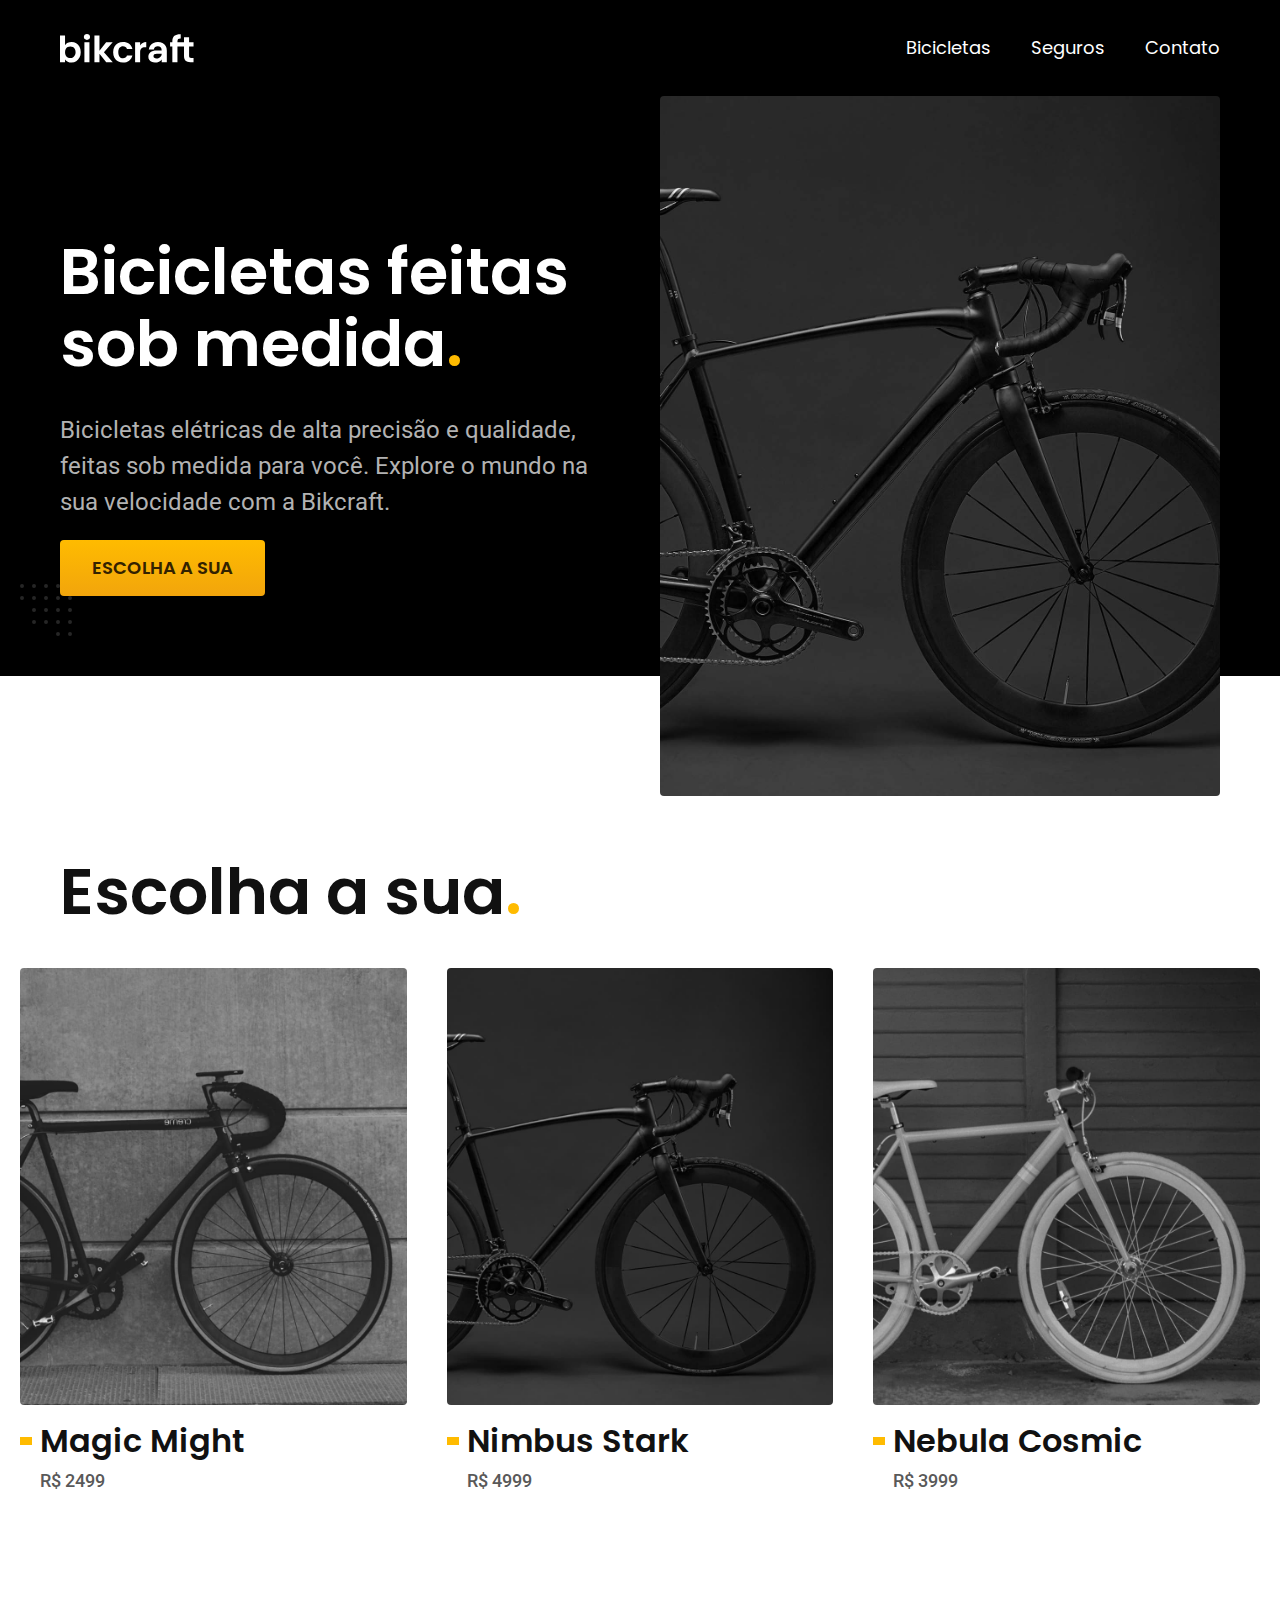
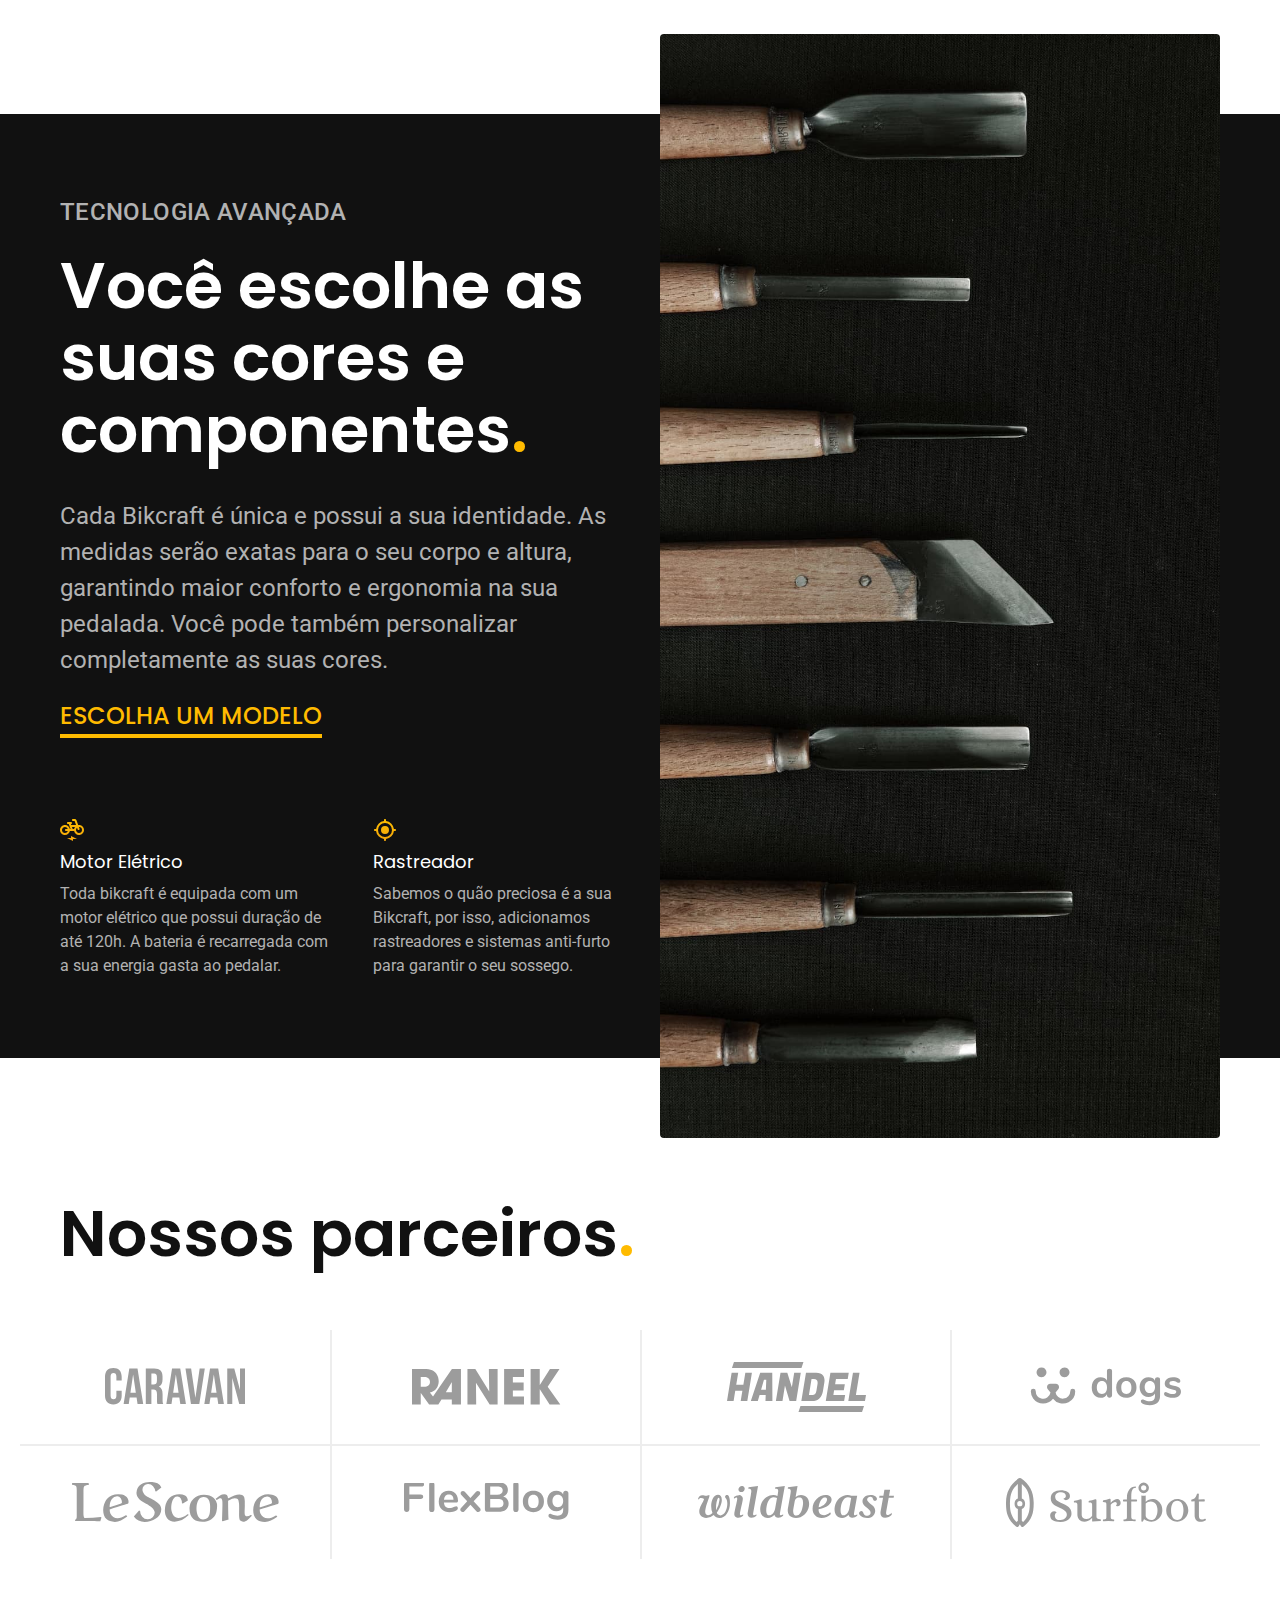
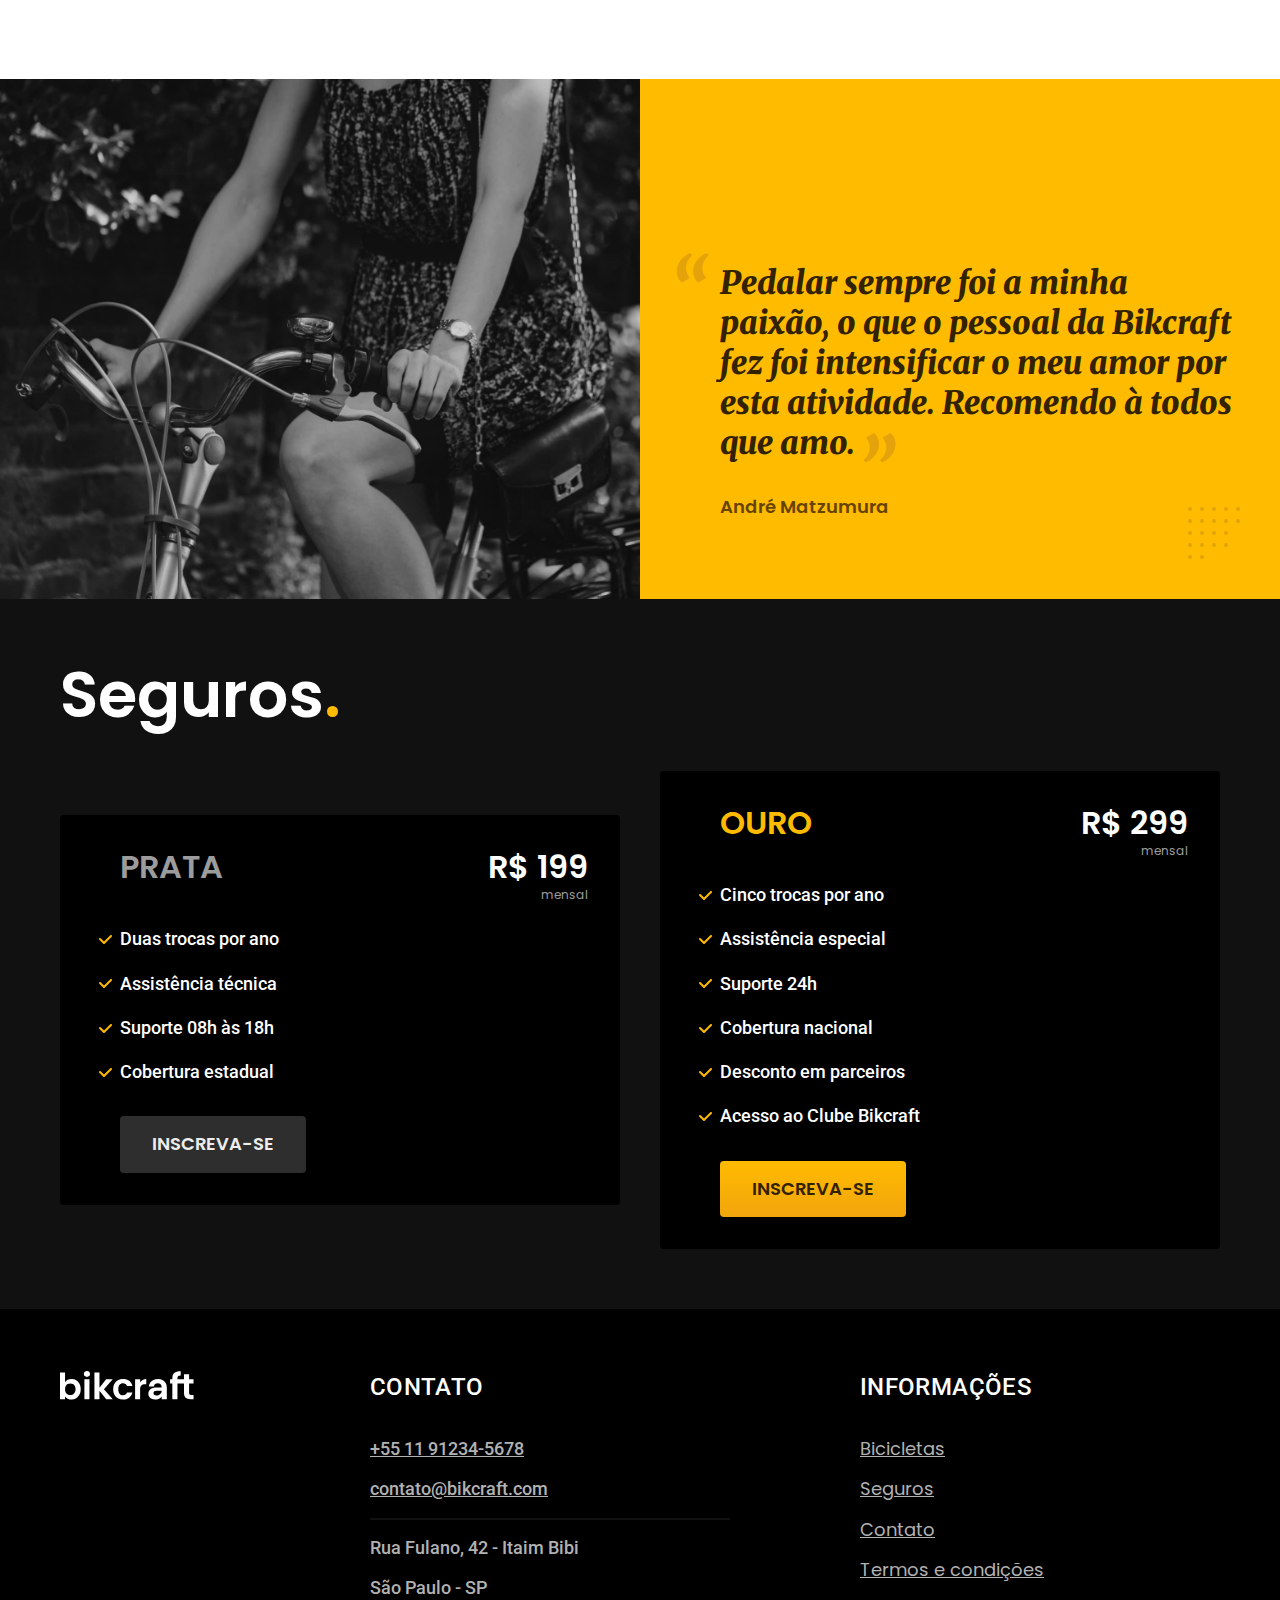
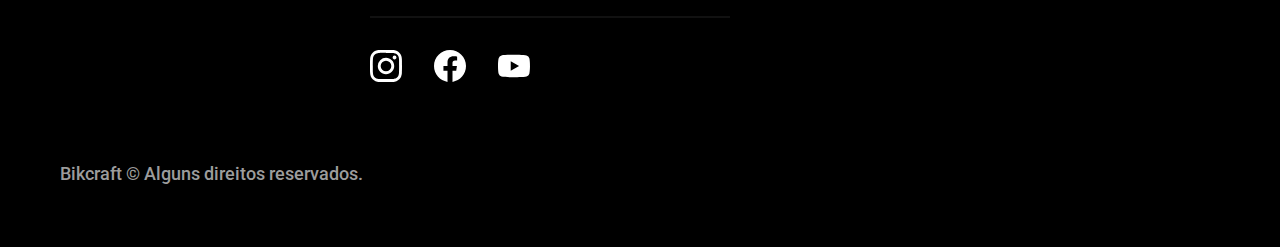
<file: index.html>
<!DOCTYPE html>
<html lang="pt-br">
<head>
    <meta charset="UTF-8">
    <meta name="viewport" content="width=device-width, initial-scale=1.0">
    <meta name="description" content="Bicicletas elétricas de alta precisão e qualidade, feitas sob medida para o cliente. Explore o mundo na sua velocidade com a Bikcraft.">

    <title>Bikcraft - Bicicletas Elétricas</title>

    <link rel="icon" href="./favicon.svg" type="image/svg+xml">
    <link rel="preload" href="./css/style.min.css" as="style">
    <link rel="stylesheet" href="./css/style.min.css">
    <link rel="preconnect" href="https://fonts.googleapis.com">
    <link rel="preconnect" href="https://fonts.gstatic.com" crossorigin>
    <link href="https://fonts.googleapis.com/css2?family=Fira+Sans:wght@400;700&family=Merriweather:ital,wght@1,900&family=Poppins:wght@400;600&family=Roboto:wght@400;500&display=swap" rel="stylesheet">

    <script>
        document.documentElement.classList.add('js');
    </script>
</head>
<body>
    <header class="header-bg">
        <div class="header container">
            <a href="./">
                <img src="./img/bikcraft.svg" width="136" height="32" alt="Bikcraft">
            </a>

            <nav aria-label="primaria">
            <ul class="header-menu font-1-m cor-0">
                <li><a href="./bicicletas.html">Bicicletas</a></li>
                <li><a href="./seguros.html">Seguros</a></li>
                <li><a href="./contato.html">Contato</a></li>
            </ul>
            </nav>
        </div>
    </header>

    <main class="introducao-bg">
        <div class="introducao container">
            <div class="introducao-conteudo">
                <h1 class="font-1-xxl cor-0 fadeInDown" data-anime="200">Bicicletas feitas sob medida<span class="cor-p1">.</span></h1>
                <p class="font-2-l cor-5 fadeInDown" data-anime="400" data-clipboard-text="Bicicletas elétricas de alta precisão e qualidade, feitas sob medida para você. Explore o mundo na sua velocidade com a Bikcraft.">Bicicletas elétricas de alta precisão e qualidade, feitas sob medida para você. Explore o mundo na sua velocidade com a Bikcraft.</p>
                <a class="botao fadeInDown" data-anime="600" href="./bicicletas.html" >Escolha a sua</a>
            </div>
            <picture data-anime="800" class="fadeInDown">
                <source media="(max-width: 800px)" srcset="./img/bicicletas/nimbus.jpg">
                <img src="./img/fotos/introducao.jpg" width="1280" height="1600"  alt="Bicicleta elétrica preta.">
            </picture>
        </div>
    </main>

    <article class="bicicletas-lista">
        <h2 class="container font-1-xxl">Escolha a sua<span class="cor-p1">.</span></h2>
        
        <ul>
            <li>
                <a href="./bicicletas/magic.html">
                    <img src="./img/bicicletas/magic-home.jpg" width="920" height="1040" alt="Bicicleta preta">
                    <h3 class="font-1-xl">Magic Might</h3>
                    <span class="font-2-m cor-8">R$ 2499</span>
                </a>
            </li>
            <li>
                <a href="./bicicletas/nimbus.html">
                    <img src="./img/bicicletas/nimbus-home.jpg" width="920" height="1040" alt="Bicicleta preta">
                    <h3 class="font-1-xl">Nimbus Stark</h3>
                    <span class="font-2-m cor-8">R$ 4999</span>
                </a>
            </li>
            <li>
                <a href="./bicicletas/nebula.html">
                    <img src="./img/bicicletas/nebula-home.jpg" width="920" height="1040" alt="Bicicleta preta">
                    <h3 class="font-1-xl">Nebula Cosmic</h3>
                    <span class="font-2-m cor-8">R$ 3999</span>
                </a>
            </li>
        </ul>
    </article>

    <article class="tecnologia-bg">
        <div class="tecnologia container">
            <div class="tecnologia-conteudo">
                <span class="font-2-l-b cor-5">Tecnologia Avançada</span>
                <h2 class="font-1-xxl cor-0">Você escolhe as suas cores e componentes<span class="cor-p1">.</span></h2>
                <p class="font-2-l cor-5">
                    Cada Bikcraft é única e possui a sua identidade. As medidas serão exatas para o seu corpo e altura, garantindo maior conforto e ergonomia na sua pedalada. Você pode também personalizar completamente as suas cores.
                </p>
                <a class="link" href="./bicicletas.html">Escolha um modelo</a>
                <div class="tecnologia-vantagens">
                    <div>
                        <img src="./img/icones/eletrica.svg" width="24" height="24" alt="">
                        <h3 class="font-1-m cor-0">Motor Elétrico</h3>
                        <p class="font-2-s cor-5">
                            Toda bikcraft é equipada com um motor elétrico que possui duração de até 120h. A bateria é recarregada com a sua energia gasta ao pedalar.
                        </p>
                    </div>
                    <div>
                        <img src="./img/icones/rastreador.svg" width="24" height="24" alt="">
                        <h3 class="font-1-m cor-0">Rastreador</h3>
                        <p class="font-2-s cor-5">
                            Sabemos o quão preciosa é a sua Bikcraft, por isso, adicionamos rastreadores e sistemas anti-furto para garantir o seu sossego.
                        </p>
                    </div>
                </div>
            </div>
            <div class="tecnologia-imagem">
                <img src="./img/fotos/tecnologia.jpg" width="1200" height="1920" alt="">
            </div>
        </div>
    </article>

    <section class="parceiros" aria-label="Nossos parceiros">
        <h2 class="container font-1-xxl">Nossos parceiros<span class="cor-p1">.</span></h2>
        <ul>
            <li><img src="./img/parceiros/caravan.svg" width="140" height="38" alt="Caravan"></li>
            <li><img src="./img/parceiros/ranek.svg" width="149" height="36" alt="Ranek"></li>
            <li><img src="./img/parceiros/handel.svg" width="139" height="50" alt="Handel"></li>
            <li><img src="./img/parceiros/dogs.svg" width="152" height="39" alt="Dogs"></li>
            <li><img src="./img/parceiros/lescone.svg" width="208" height="41" alt="Lescone"></li>
            <li><img src="./img/parceiros/flexblog.svg" width="165" height="38" alt="Flexblog"></li>
            <li><img src="./img/parceiros/wildbeast.svg" width="196" height="34" alt="WildBeast"></li>
            <li><img src="./img/parceiros/surfbot.svg" width="200" height="49" alt="Surfbot"></li>
        </ul>
    </section>

    <section class="depoimento" aria-label="Depoimento">
        <div>
            <img src="./img/fotos/depoimento.jpg" width="1560" height="1360" alt="Pessoa pedalando em uma Bikcraft">
        </div>
        <div class="depoimento-conteudo">
            <blockquote class="font-1-xl cor-p5">
                <p>
                    Pedalar sempre foi a minha paixão, o que o pessoal da Bikcraft fez foi intensificar o meu amor por esta atividade. Recomendo à todos que amo.   
                </p>
            </blockquote>
            <span class="font-1-m-b cor-p4">André Matzumura</span>
        </div>
    </section>

    <article class="seguros-bg">
        <div class="seguros container">
            <h2 class="font-1-xxl cor-0">Seguros<span class="cor-p1">.</span></h2>
            <div class="seguros-item">
                <h3 class="font-1-xl cor-6">PRATA</h3>
                <span class="font-1-xl cor-0">R$ 199 <span class="font-1-xs cor-6">mensal</span></span>
                <ul class="font-2-m cor-0">
                    <li>Duas trocas por ano</li>
                    <li>Assistência técnica</li>
                    <li>Suporte 08h às 18h</li>
                    <li>Cobertura estadual</li>
                </ul>
                <a class="botao secundario" href="./orcamento.html">Inscreva-se</a>
            </div>

            <div class="seguros-item">
                <h3 class="font-1-xl cor-p1">OURO</h3>
                <span class="font-1-xl cor-0">R$ 299 <span class="font-1-xs cor-6">mensal</span></span>
                <ul class="font-2-m cor-0">
                    <li>Cinco trocas por ano</li>
                    <li>Assistência especial</li>
                    <li>Suporte 24h</li>
                    <li>Cobertura nacional</li>
                    <li>Desconto em parceiros</li>
                    <li>Acesso ao Clube Bikcraft</li>
                </ul>
                <a class="botao" href="./orcamento.html">Inscreva-se</a>
            </div>
        </div>
    </article>

    <footer class="footer-bg">
        <div class="footer container">
            <img src="./img/bikcraft.svg" width="136" height="32" alt="Bikcraft">
        
            <div class="footer-contato">
                <h3 class="font-2-l-b cor-0">Contato</h3>
                <ul class="font-2-m cor-5">
                    <li><a href="tel:+5511999999999">+55 11 91234-5678</a></li>
                    <li><a href="mailto:contato@bikcraft.com">contato@bikcraft.com</a></li>
                    <li>Rua Fulano, 42 - Itaim Bibi</li>
                    <li>São Paulo - SP</li>
                </ul>
                <div class="footer-redes">
                    <a href="./">
                        <img src="./img/redes/instagram.svg" width="32" height="32" alt="Instagram">
                    </a>
                    <a href="./">
                        <img src="./img/redes/facebook.svg" width="32" height="32" alt="Facebook">
                    </a>
                    <a href="./">
                        <img src="./img/redes/youtube.svg" width="32" height="32" alt="Youtube">
                    </a>
                </div>
            </div>
            <div class="footer-informacoes">
                <h3 class="font-2-l-b cor-0">Informações</h3>
                <nav>
                    <ul class="font-1-m cor-5">
                        <li><a href="./bicicletas.html">Bicicletas</a></li>
                        <li><a href="./seguros.html">Seguros</a></li>
                        <li><a href="./contato.html">Contato</a></li>
                        <li><a href="./termos.html">Termos e condições</a></li>
                    </ul>
                </nav>
            </div>
            <p class="footer-copy font-2-m cor-6">Bikcraft © Alguns direitos reservados.</p>
        </div>
    </footer>

    
    <script src="./js/plugins/simple-anime.js"></script>
    <script src="./js/plugins/clipboard.min.js"></script>
    <script src="./js/script.js"></script>
</body>


</html>
</file>
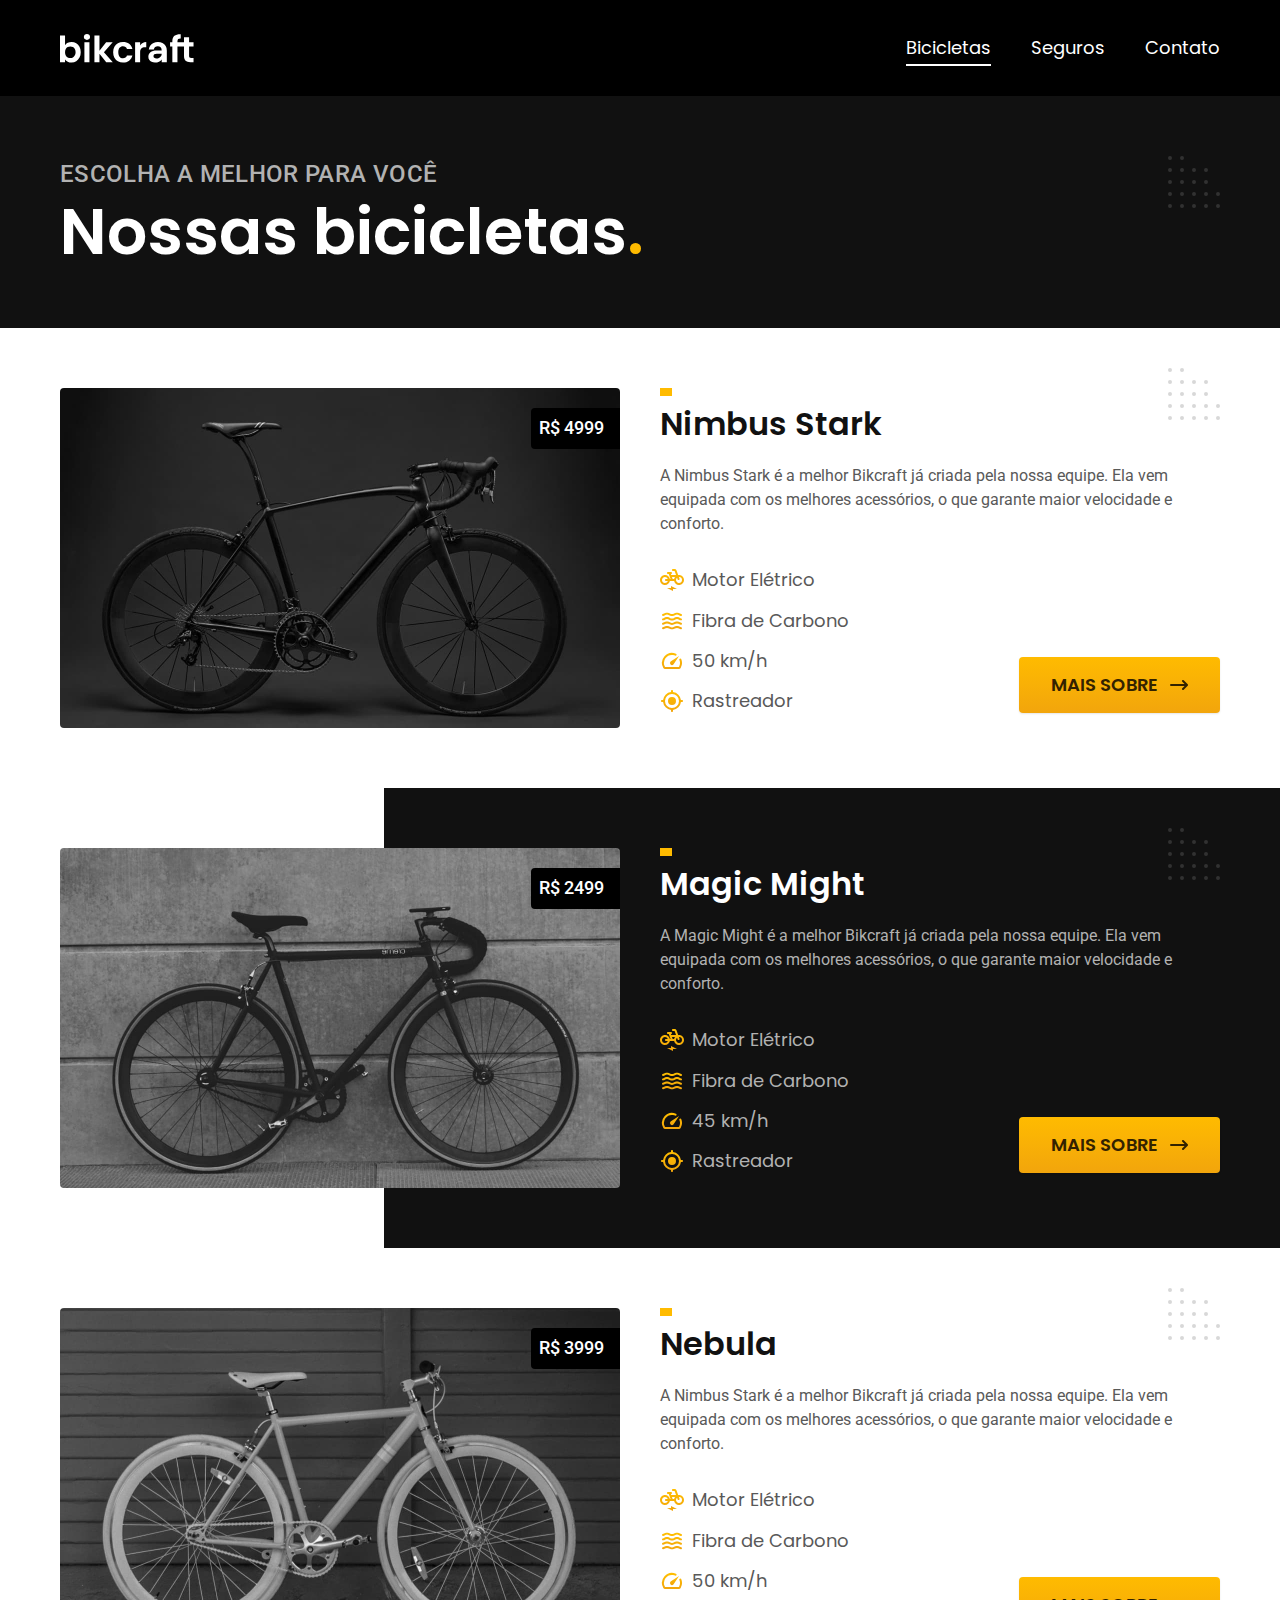
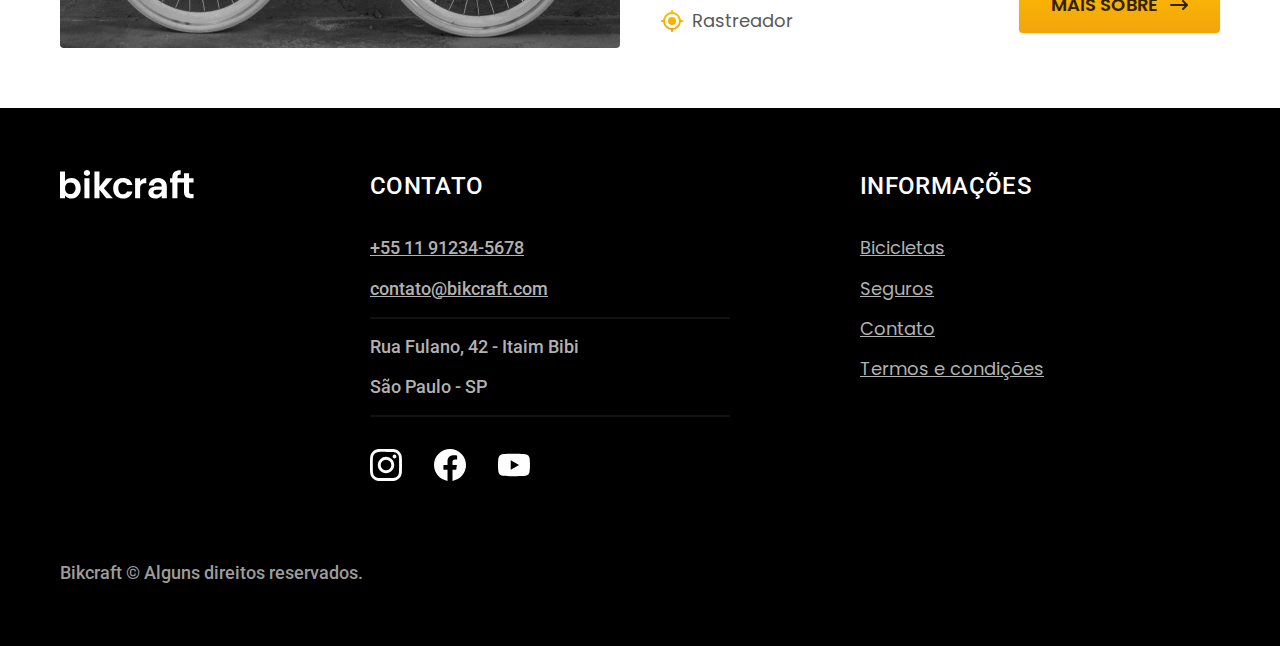
<file: bicicletas.html>
<!DOCTYPE html>
<html lang="pt-br">
<head>
    <meta charset="UTF-8">
    <meta name="viewport" content="width=device-width, initial-scale=1.0">
    <meta name="description" content="Bicicletas">

    <title>Bicicletas | Bikcraft</title>

    <link rel="icon" href="./favicon.svg" type="image/svg+xml">
    <link rel="preload" href="./css/style.min.css" as="style">
    <link rel="stylesheet" href="./css/style.min.css">
    <link rel="preconnect" href="https://fonts.googleapis.com">
    <link rel="preconnect" href="https://fonts.gstatic.com" crossorigin>
    <link href="https://fonts.googleapis.com/css2?family=Fira+Sans:wght@400;700&family=Merriweather:ital,wght@1,900&family=Poppins:wght@400;600&family=Roboto:wght@400;500&display=swap" rel="stylesheet">
<script>
        document.documentElement.classList.add('js');
    </script>
</head>
<body id="bicicletas">
    <header class="header-bg">
        <div class="header container">
            <a href="./">
                <img src="./img/bikcraft.svg" alt="Bikcraft">
            </a>

            <nav aria-label="primaria">
            <ul class="header-menu font-1-m cor-0">
                <li><a href="./bicicletas.html">Bicicletas</a></li>
                <li><a href="./seguros.html">Seguros</a></li>
                <li><a href="./contato.html">Contato</a></li>
            </ul>
            </nav>
        </div>
    </header>

    <main>
        <div class="titulo-bg">
            <div class="titulo container">
                <p class="font-2-l-b cor-5">Escolha a melhor para você</p>
                <h1 class="font-1-xxl cor-0">Nossas bicicletas<span class="cor-p1">.</span></h1>
            </div>
        </div>

        <div class="bicicletas-bg">
            <div class="bicicletas container">
                <div class="bicicletas-imagem">
                    <img src="./img/bicicletas/nimbus.jpg" alt="Nimbus">
                    <span class="font-2-m cor-0">R$ 4999</span>
                </div>
                <div class="bicicletas-conteudo">
                    <h2 class="font-1-xl">Nimbus Stark</h2>
                    <p class="font-2-s cor-8">
                      A Nimbus Stark é a melhor Bikcraft já criada pela nossa equipe. Ela vem equipada com os melhores acessórios, o que garante maior velocidade e conforto.  
                    </p>
                    <ul class="font-1-m cor-8">
                        <li><img src="./img/icones/eletrica.svg" alt="">Motor Elétrico</li>
                        <li><img src="./img/icones/carbono.svg" alt="">Fibra de Carbono</li>
                        <li><img src="./img/icones/velocidade.svg" alt="">50 km/h</li>
                        <li><img src="./img/icones/rastreador.svg" alt="">Rastreador</li>
                    </ul>
                    <a class="botao seta" href="./bicicletas/nimbus.html">Mais sobre</a>
                </div>
            </div>
        </div>

        <div class="bicicletas-bg">
            <div class="bicicletas container">
                <div class="bicicletas-imagem">
                    <img src="./img/bicicletas/magic.jpg" alt="Nimbus">
                    <span class="font-2-m cor-0">R$ 2499</span>
                </div>
                <div class="bicicletas-conteudo">
                    <h2 class="font-1-xl cor-0">Magic Might</h2>
                    <p class="font-2-s cor-5">
                      A Magic Might é a melhor Bikcraft já criada pela nossa equipe. Ela vem equipada com os melhores acessórios, o que garante maior velocidade e conforto.  
                    </p>
                    <ul class="font-1-m cor-5">
                        <li><img src="./img/icones/eletrica.svg" alt="">Motor Elétrico</li>
                        <li><img src="./img/icones/carbono.svg" alt="">Fibra de Carbono</li>
                        <li><img src="./img/icones/velocidade.svg" alt="">45 km/h</li>
                        <li><img src="./img/icones/rastreador.svg" alt="">Rastreador</li>
                    </ul>
                    <a class="botao seta" href="./bicicletas/magic.html">Mais sobre</a>
                </div>
            </div>
        </div>

        <div class="bicicletas-bg">
            <div class="bicicletas container">
                <div class="bicicletas-imagem">
                    <img src="./img/bicicletas/nebula.jpg" alt="Nimbus">
                    <span class="font-2-m cor-0">R$ 3999</span>
                </div>
                <div class="bicicletas-conteudo">
                    <h2 class="font-1-xl">Nebula</h2>
                    <p class="font-2-s cor-8">
                      A Nimbus Stark é a melhor Bikcraft já criada pela nossa equipe. Ela vem equipada com os melhores acessórios, o que garante maior velocidade e conforto.  
                    </p>
                    <ul class="font-1-m cor-8">
                        <li><img src="./img/icones/eletrica.svg" alt="">Motor Elétrico</li>
                        <li><img src="./img/icones/carbono.svg" alt="">Fibra de Carbono</li>
                        <li><img src="./img/icones/velocidade.svg" alt="">50 km/h</li>
                        <li><img src="./img/icones/rastreador.svg" alt="">Rastreador</li>
                    </ul>
                    <a class="botao seta" href="./bicicletas/nebula.html">Mais sobre</a>
                </div>
            </div>
        </div>
    </main>




    <footer class="footer-bg">
        <div class="footer container">
            <img src="./img/bikcraft.svg" alt="Bikcraft">
        
            <div class="footer-contato">
                <h3 class="font-2-l-b cor-0">Contato</h3>
                <ul class="font-2-m cor-5">
                    <li><a href="tel:+5511999999999">+55 11 91234-5678</a></li>
                    <li><a href="mailto:contato@bikcraft.com">contato@bikcraft.com</a></li>
                    <li>Rua Fulano, 42 - Itaim Bibi</li>
                    <li>São Paulo - SP</li>
                </ul>
                <div class="footer-redes">
                    <a href="./">
                        <img src="./img/redes/instagram.svg" alt="Instagram">
                    </a>
                    <a href="./">
                        <img src="./img/redes/facebook.svg" alt="Facebook">
                    </a>
                    <a href="./">
                        <img src="./img/redes/youtube.svg"  alt="Youtube">
                    </a>
                </div>
            </div>
            <div class="footer-informacoes">
                <h3 class="font-2-l-b cor-0">Informações</h3>
                <nav>
                    <ul class="font-1-m cor-5">
                        <li><a href="./bicicletas.html">Bicicletas</a></li>
                        <li><a href="./seguros.html">Seguros</a></li>
                        <li><a href="./contato.html">Contato</a></li>
                        <li><a href="./termos.html">Termos e condições</a></li>
                    </ul>
                </nav>
            </div>
            <p class="footer-copy font-2-m cor-6">Bikcraft © Alguns direitos reservados.</p>
        </div>
    </footer>
<script src="./js/script.js"></script>
</body>


</html>
</file>
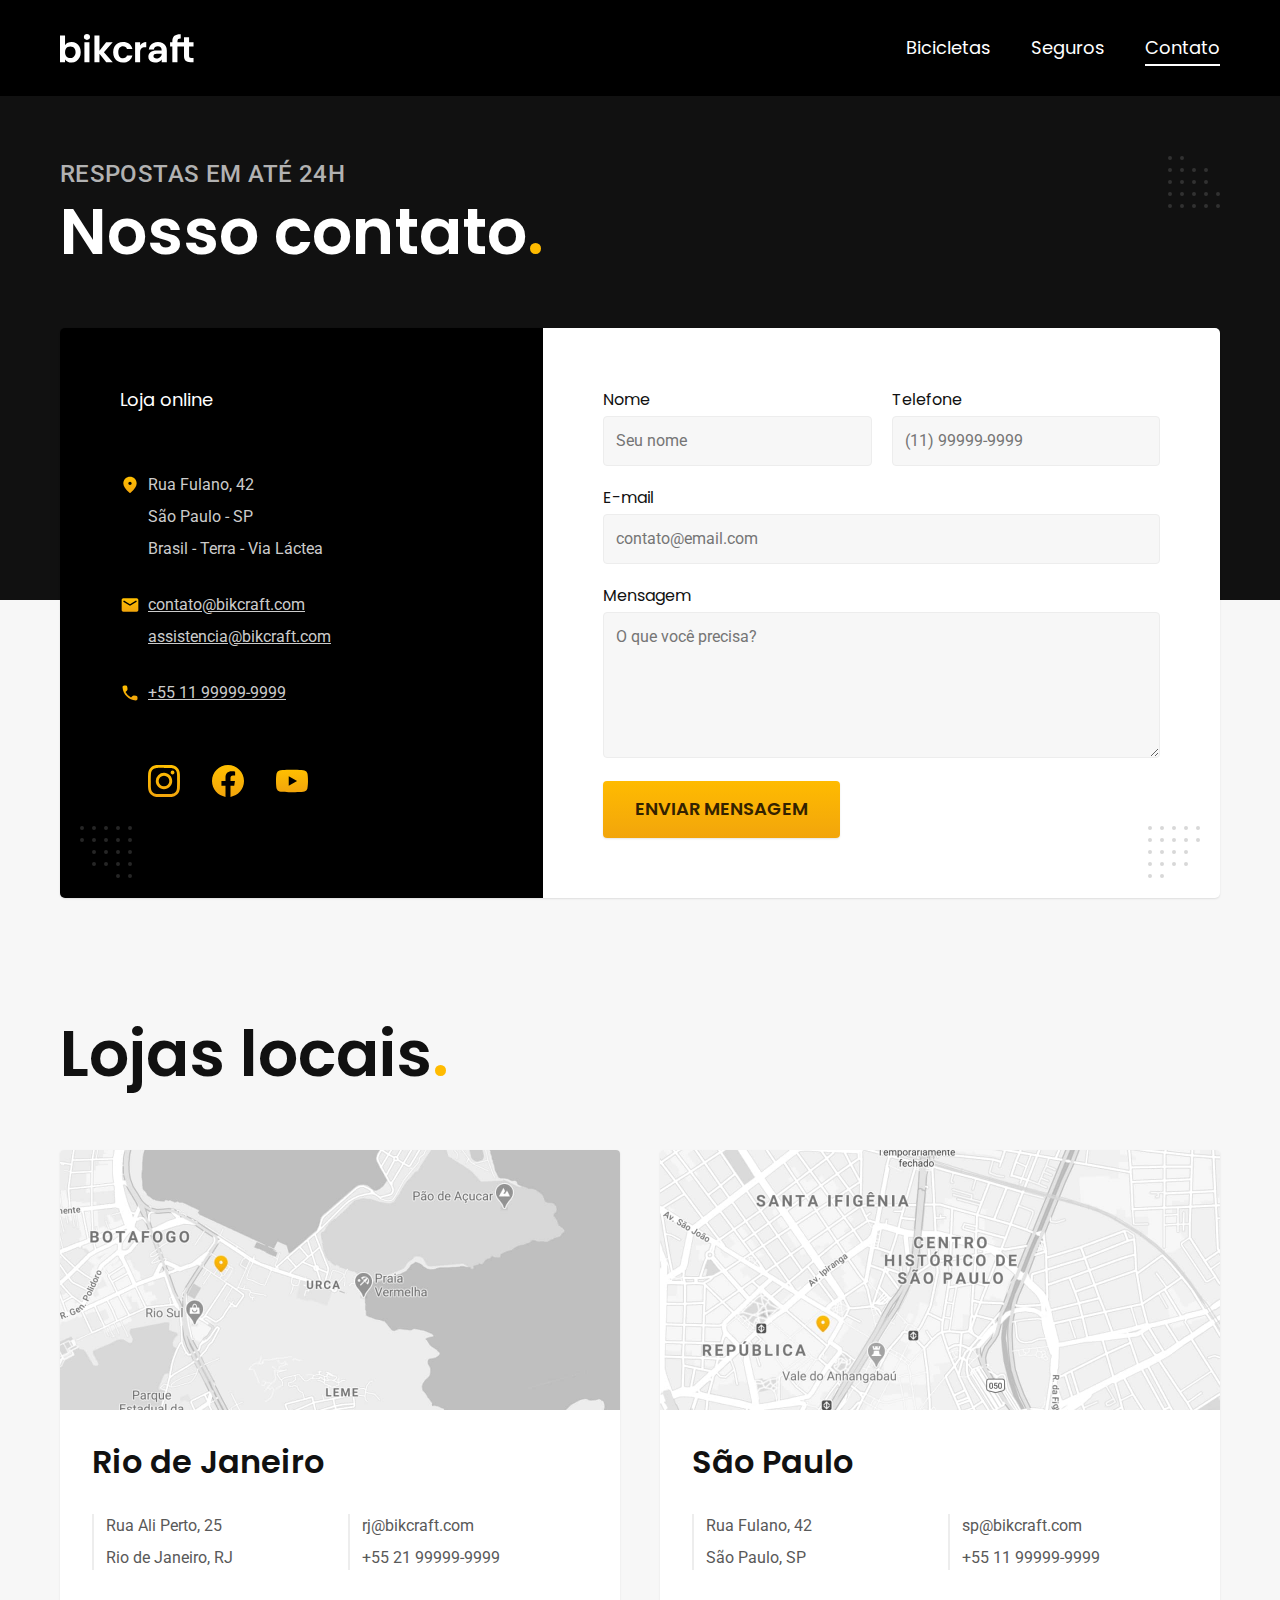
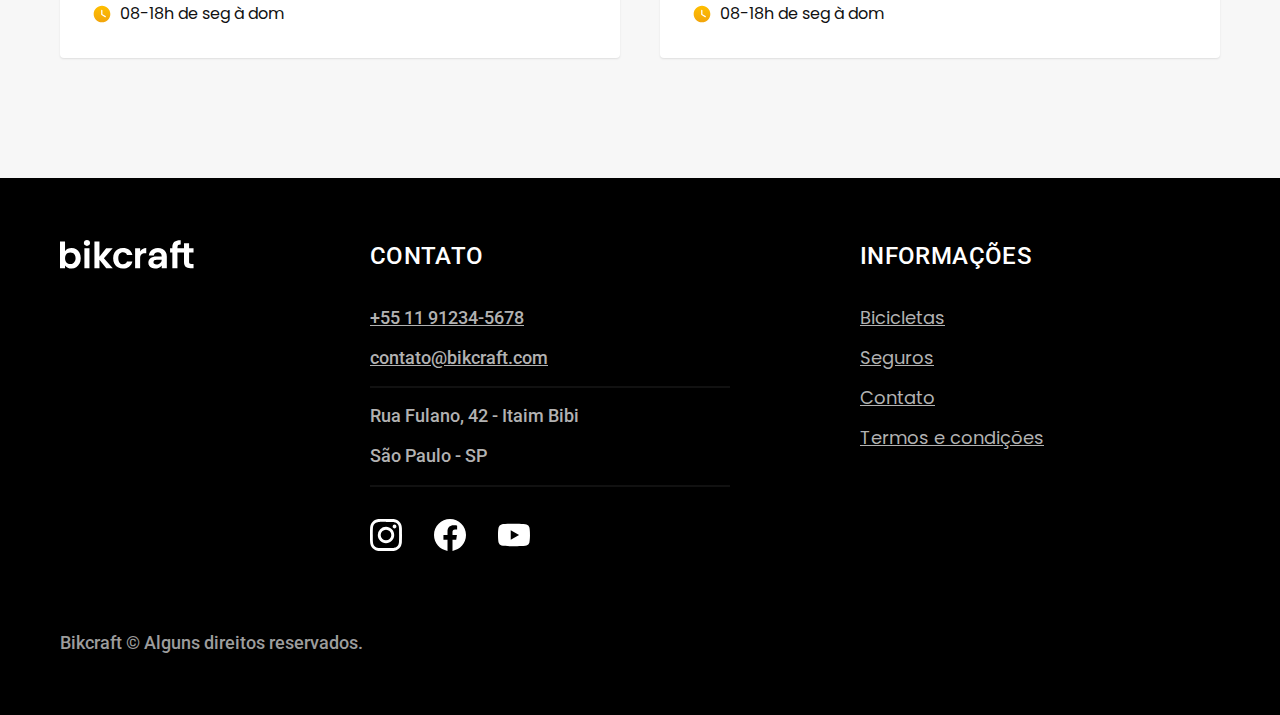
<file: contato.html>
<!DOCTYPE html>
<html lang="pt-br">
<head>
    <meta charset="UTF-8">
    <meta name="viewport" content="width=device-width, initial-scale=1.0">
    <meta name="description" content="Contato">

    <title>Contato | Bikcraft</title>

    <link rel="icon" href="./favicon.svg" type="image/svg+xml">
    <link rel="preload" href="./css/style.min.css" as="style">
    <link rel="stylesheet" href="./css/style.min.css">
    <link rel="preconnect" href="https://fonts.googleapis.com">
    <link rel="preconnect" href="https://fonts.gstatic.com" crossorigin>
    <link href="https://fonts.googleapis.com/css2?family=Fira+Sans:wght@400;700&family=Merriweather:ital,wght@1,900&family=Poppins:wght@400;600&family=Roboto:wght@400;500&display=swap" rel="stylesheet">
<script>
        document.documentElement.classList.add('js');
    </script>
</head>
<body id="contato">
    <header class="header-bg">
        <div class="header container">
            <a href="./">
                <img src="./img/bikcraft.svg" width="136" height="32" alt="Bikcraft">
            </a>

            <nav aria-label="primaria">
            <ul class="header-menu font-1-m cor-0">
                <li><a href="./bicicletas.html">Bicicletas</a></li>
                <li><a href="./seguros.html">Seguros</a></li>
                <li><a href="./contato.html">Contato</a></li>
            </ul>
            </nav>
        </div>
    </header>

    <main>
        <div class="titulo-bg">
            <div class="titulo container">
                <p class="font-2-l-b cor-5">Respostas em até 24h</p>
                <h1 class="font-1-xxl cor-0">Nosso contato<span class="cor-p1">.</span></h1>
            </div>
        </div>

        <div class="contato container">
            <section class="contato-dados" aria-label="Endereço">
                <h2 class="font-1-m cor-0">Loja online</h2>
                <div class="contato-endereco font-2-s cor-4">
                    <p>Rua Fulano, 42</p>
                    <p>São Paulo - SP</p>
                    <p>Brasil - Terra - Via Láctea</p>
                </div>
                <address class="contato-meios font-2-s cor-4">
                    <a href="mailto:contato@bikcraft.com">contato@bikcraft.com</a>
                    <a href="mailto:assistencia@bikcraft.com">assistencia@bikcraft.com</a>
                    <a href="tel:+5511999999999">+55 11 99999-9999</a>
                </address>
                <div class="contato-redes">
                    <a href="./">
                        <img src="./img/redes/instagram-p.svg" width="32" height="32" alt="Instagram">
                    </a>
                    <a href="./">
                        <img src="./img/redes/facebook-p.svg" width="32" height="32" alt="Facebook">
                    </a>
                    <a href="./">
                        <img src="./img/redes/youtube-p.svg" width="32" height="32" alt="Youtube">
                    </a>
                </div>
            </section>
            <section class="contato-formulario" aria-label="Formulário">
                <form class="form" action="./contato.html">
                    <div>
                        <label for="nome">Nome</label>
                        <input type="text" id="nome" name="nome" placeholder="Seu nome">
                    </div>
                    <div>
                        <label for="telefone">Telefone</label>
                        <input type="text" id="telefone" name="telefone" placeholder="(11) 99999-9999">
                    </div>
                    <div class="col-2">
                        <label for="email">E-mail</label>
                        <input type="email" id="email" name="email" placeholder="contato@email.com" required> 
                    </div>
                    <div class="col-2">
                        <label for="mensagem">Mensagem</label>
                        <textarea rows="5" id="mensagem" name="mensagem" placeholder="O que você precisa?"></textarea>
                    </div>
                    <button class="botao col-2">Enviar mensagem</button>
                </form>
            </section>
        </div>
    </main>

    <article class="lojas container">
        <h2 class="font-1-xxl">Lojas locais<span class="cor-p1">.</span></h2>
        <div class="lojas-item">
                <img src="./img/lojas/rj.jpg" width="1120" height="520"  alt="Local da loja RJ">
                <div class="lojas-conteudo">
                    <h3 class="font-1-xl">Rio de Janeiro</h3>
                    <div class="lojas-dados font-2-s cor-8">
                        <p>Rua Ali Perto, 25</p>
                        <p>Rio de Janeiro, RJ</p>
                    </div>
                    <div class="lojas-dados font-2-s cor-8">
                        <a href="mailto:rj@bikcraft.com">rj@bikcraft.com</a>
                        <a href="tel:+5521999999999">+55 21 99999-9999</a>
                    </div>
                    <p class="lojas-tempo font-1-s"><img src="./img/icones/horario.svg" width="20" height="20"  alt="">08-18h de seg à dom</p>
                </div>
            </div>

            <div class="lojas-item">
                <img src="./img/lojas/sp.jpg" width="1120" height="520"  alt="Local da loja SP">
                <div class="lojas-conteudo">
                    <h3 class="font-1-xl">São Paulo</h3>
                    <div class="lojas-dados font-2-s cor-8">
                        <p>Rua Fulano, 42</p>
                        <p>São Paulo, SP</p>
                    </div>
                    <div class="lojas-dados font-2-s cor-8">
                        <a href="mailto:sp@bikcraft.com">sp@bikcraft.com</a>
                        <a href="tel:+5511999999999">+55 11 99999-9999</a>
                    </div>
                    <p class="lojas-tempo font-1-s"><img src="./img/icones/horario.svg" width="20" height="20"  alt="">08-18h de seg à dom</p>
                </div>
            </div>
    </article>

    <footer class="footer-bg">
        <div class="footer container">
            <img src="./img/bikcraft.svg" alt="Bikcraft">
        
            <div class="footer-contato">
                <h3 class="font-2-l-b cor-0">Contato</h3>
                <ul class="font-2-m cor-5">
                    <li><a href="tel:+5511999999999">+55 11 91234-5678</a></li>
                    <li><a href="mailto:contato@bikcraft.com">contato@bikcraft.com</a></li>
                    <li>Rua Fulano, 42 - Itaim Bibi</li>
                    <li>São Paulo - SP</li>
                </ul>
                <div class="footer-redes">
                    <a href="./">
                        <img src="./img/redes/instagram.svg" width="32" height="32 alt="Instagram">
                    </a>
                    <a href="./">
                        <img src="./img/redes/facebook.svg" width="32" height="32 alt="Facebook">
                    </a>
                    <a href="./">
                        <img src="./img/redes/youtube.svg" width="32" height="32 alt="Youtube">
                    </a>
                </div>
            </div>
            <div class="footer-informacoes">
                <h3 class="font-2-l-b cor-0">Informações</h3>
                <nav>
                    <ul class="font-1-m cor-5">
                        <li><a href="./bicicletas.html">Bicicletas</a></li>
                        <li><a href="./seguros.html">Seguros</a></li>
                        <li><a href="./contato.html">Contato</a></li>
                        <li><a href="./termos.html">Termos e condições</a></li>
                    </ul>
                </nav>
            </div>
            <p class="footer-copy font-2-m cor-6">Bikcraft © Alguns direitos reservados.</p>
        </div>
    </footer>
    
<script src="./js/script.js"></script>
<script src="./js/formulario.js"></script>
</body>


</html>
</file>
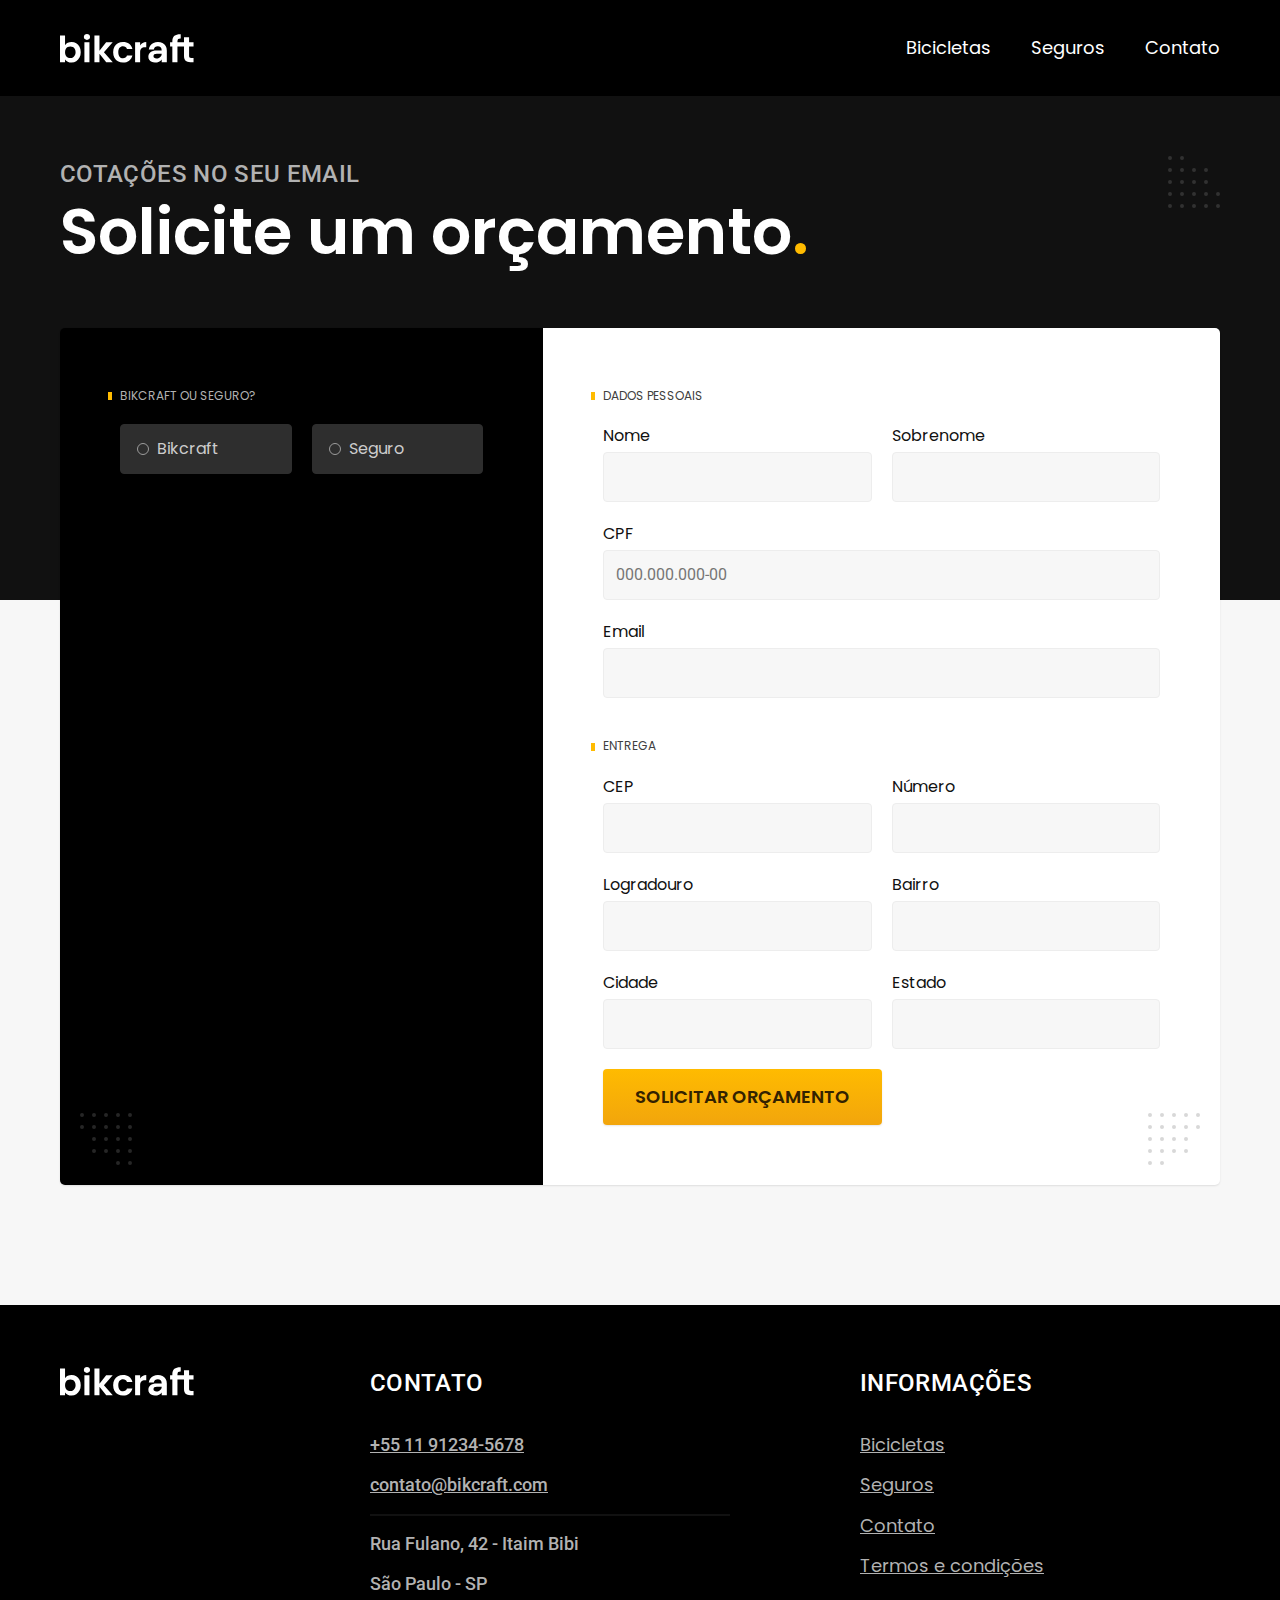
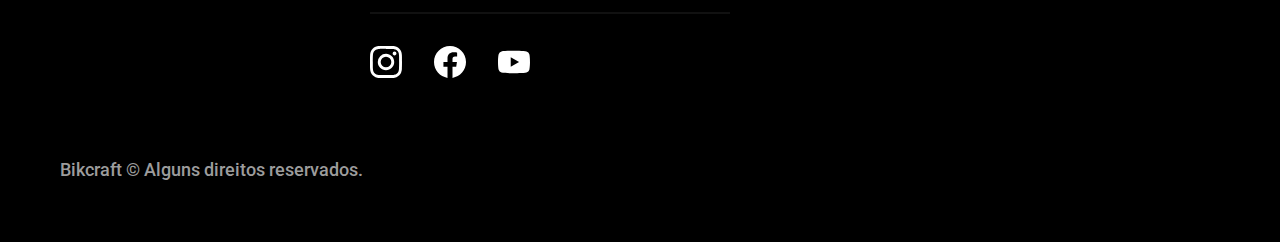
<file: orcamento.html>
<!DOCTYPE html>
<html lang="pt-br">
<head>
    <meta charset="UTF-8">
    <meta name="viewport" content="width=device-width, initial-scale=1.0">
    <meta name="description" content="Orçamento">

    <title>Orçamento | Bikcraft</title>

    <link rel="icon" href="./favicon.svg" type="image/svg+xml">
    <link rel="preload" href="./css/style.min.css" as="style">
    <link rel="stylesheet" href="./css/style.min.css">
    <link rel="preconnect" href="https://fonts.googleapis.com">
    <link rel="preconnect" href="https://fonts.gstatic.com" crossorigin>
    <link href="https://fonts.googleapis.com/css2?family=Fira+Sans:wght@400;700&family=Merriweather:ital,wght@1,900&family=Poppins:wght@400;600&family=Roboto:wght@400;500&display=swap" rel="stylesheet">
<script>
        document.documentElement.classList.add('js');
    </script>
</head>
<body id="orcamento">
    <header class="header-bg">
        <div class="header container">
            <a href="./">
                <img src="./img/bikcraft.svg" alt="Bikcraft">
            </a>

            <nav aria-label="primaria">
            <ul class="header-menu font-1-m cor-0">
                <li><a href="./bicicletas.html">Bicicletas</a></li>
                <li><a href="./seguros.html">Seguros</a></li>
                <li><a href="./contato.html">Contato</a></li>
            </ul>
            </nav>
        </div>
    </header>

    <main>
        <div class="titulo-bg">
            <div class="titulo container">
                <p class="font-2-l-b cor-5">Cotações no seu email</p>
                <h1 class="font-1-xxl cor-0">Solicite um orçamento<span class="cor-p1">.</span></h1>
            </div>
        </div>

        <form class="orcamento container" action="./">
            <div class="orcamento-produto">
            <h2 class="font-1-xs cor-5">Bikcraft ou seguro?</h2>

                <input type="radio" name="tipo" value="bikcraft" id="bikcraft">
                <label for="bikcraft">Bikcraft</label>

                <input type="radio" name="tipo" value="seguro" id="seguro">
                <label for="seguro">Seguro</label>

            <div class="orcamento-conteudo" id="orcamento-bikcraft">
                <h2 class="font-1-xs cor-5">Escolha a sua</h2>

                <input type="radio" name="produto" value="nimbus" id="nimbus">
                <label for="nimbus">Nimbus Stark <span>R$ 4999</span></label>
                <div class="orcamento-detalhes">
                    <ul class="font-1-xs cor-8">
                        <li><img src="./img/icones/eletrica.svg" alt="">Motor elétrico</li>
                        <li><img src="./img/icones/carbono.svg" alt="">Fibra de carbono</li>
                        <li><img src="./img/icones/velocidade.svg" alt="">50km/h</li>
                        <li><img src="./img/icones/rastreador.svg" alt="">Rastreador</li>
                    </ul>
                    <img src="./img/bicicletas/nimbus.jpg" alt="Nimbus">
                </div>

                <input type="radio" name="produto" value="magic" id="magic">
                <label for="magic">Magic Might <span>R$ 2499</span></label>
                <div class="orcamento-detalhes">
                    <ul class="font-1-xs cor-8">
                        <li><img src="./img/icones/eletrica.svg" alt="">Motor elétrico</li>
                        <li><img src="./img/icones/carbono.svg" alt="">Fibra de carbono</li>
                        <li><img src="./img/icones/velocidade.svg" alt="">45km/h</li>
                        <li><img src="./img/icones/rastreador.svg" alt="">Rastreador</li>
                    </ul>
                    <img src="./img/bicicletas/magic.jpg" alt="Magic">
                </div>

                <input type="radio" name="produto" value="nebula" id="nebula">
                <label for="nebula">Nebula Cosmic <span>R$ 3999</span></label>
                <div class="orcamento-detalhes">
                    <ul class="font-1-xs cor-8">
                        <li><img src="./img/icones/eletrica.svg" alt="">Motor elétrico</li>
                        <li><img src="./img/icones/carbono.svg" alt="">Fibra de carbono</li>
                        <li><img src="./img/icones/velocidade.svg" alt="">40km/h</li>
                        <li><img src="./img/icones/rastreador.svg" alt="">Rastreador</li>
                    </ul>
                    <img src="./img/bicicletas/nebula.jpg" alt="Nebula">
                </div>
            </div>

            <div class="orcamento-conteudo" id="orcamento-seguro">
                <h2 class="font-1-xs cor-5">Escolha o plano</h2>

                <input type="radio" name="produto" value="prata" id="prata">
                <label for="prata">Prata <span>R$ 199</span></label>

                <input type="radio" name="produto" value="ouro" id="ouro">
                <label for="ouro">Ouro <span>R$ 299</span></label>
            </div>
            </div>
            <div class="orcamento-dados form">
                <h2 class="font-1-xs cor-9 col-2">Dados pessoais</h2>
                <div>
                    <label for="nome">Nome</label>
                    <input type="text" id="nome" name="nome">
                </div>
                <div>
                    <label for="sobrenome">Sobrenome</label>
                    <input type="text" id="sobrenome" name="sobrenome">
                </div>
                <div class="col-2">
                    <label for="cpf">CPF</label>
                    <input type="text" id="cpf" name="cpf" placeholder="000.000.000-00">
                </div>
                <div class="col-2">
                    <label for="email">Email</label>
                    <input type="email" id="email" name="email" required>
                </div>
                <h2 class="font-1-xs cor-9 col-2">Entrega</h2>
                <div>
                    <label for="cep">CEP</label>
                    <input type="text" id="cep" name="cep">
                </div>
                <div>
                    <label for="numero">Número</label>
                    <input type="text" id="numero" name="numero">
                </div>
                <div>
                    <label for="logradouro">Logradouro</label>
                    <input type="text" id="logradouro" name="logradouro">
                </div>
                <div>
                    <label for="bairro">Bairro</label>
                    <input type="text" id="bairro" name="bairro">
                </div>
                <div>
                    <label for="cidade">Cidade</label>
                    <input type="text" id="cidade" name="cidade">
                </div>
                <div>
                    <label for="estado">Estado</label>
                    <input type="text" id="estado" name="estado">
                </div>
                <button class="botao col-2">Solicitar orçamento</button>
            </div>
        </form>
    </main>




    <footer class="footer-bg">
        <div class="footer container">
            <img src="./img/bikcraft.svg" alt="Bikcraft">
        
            <div class="footer-contato">
                <h3 class="font-2-l-b cor-0">Contato</h3>
                <ul class="font-2-m cor-5">
                    <li><a href="tel:+5511999999999">+55 11 91234-5678</a></li>
                    <li><a href="mailto:contato@bikcraft.com">contato@bikcraft.com</a></li>
                    <li>Rua Fulano, 42 - Itaim Bibi</li>
                    <li>São Paulo - SP</li>
                </ul>
                <div class="footer-redes">
                    <a href="./">
                        <img src="./img/redes/instagram.svg" alt="Instagram">
                    </a>
                    <a href="./">
                        <img src="./img/redes/facebook.svg" alt="Facebook">
                    </a>
                    <a href="./">
                        <img src="./img/redes/youtube.svg" alt="Youtube">
                    </a>
                </div>
            </div>
            <div class="footer-informacoes">
                <h3 class="font-2-l-b cor-0">Informações</h3>
                <nav>
                    <ul class="font-1-m cor-5">
                        <li><a href="./bicicletas.html">Bicicletas</a></li>
                        <li><a href="./seguros.html">Seguros</a></li>
                        <li><a href="./contato.html">Contato</a></li>
                        <li><a href="./termos.html">Termos e condições</a></li>
                    </ul>
                </nav>
            </div>
            <p class="footer-copy font-2-m cor-6">Bikcraft © Alguns direitos reservados.</p>
        </div>
    </footer>
    
<script src="./js/script.js"></script>
<script src="./js/formulario.js"></script>
</body>


</html>
</file>
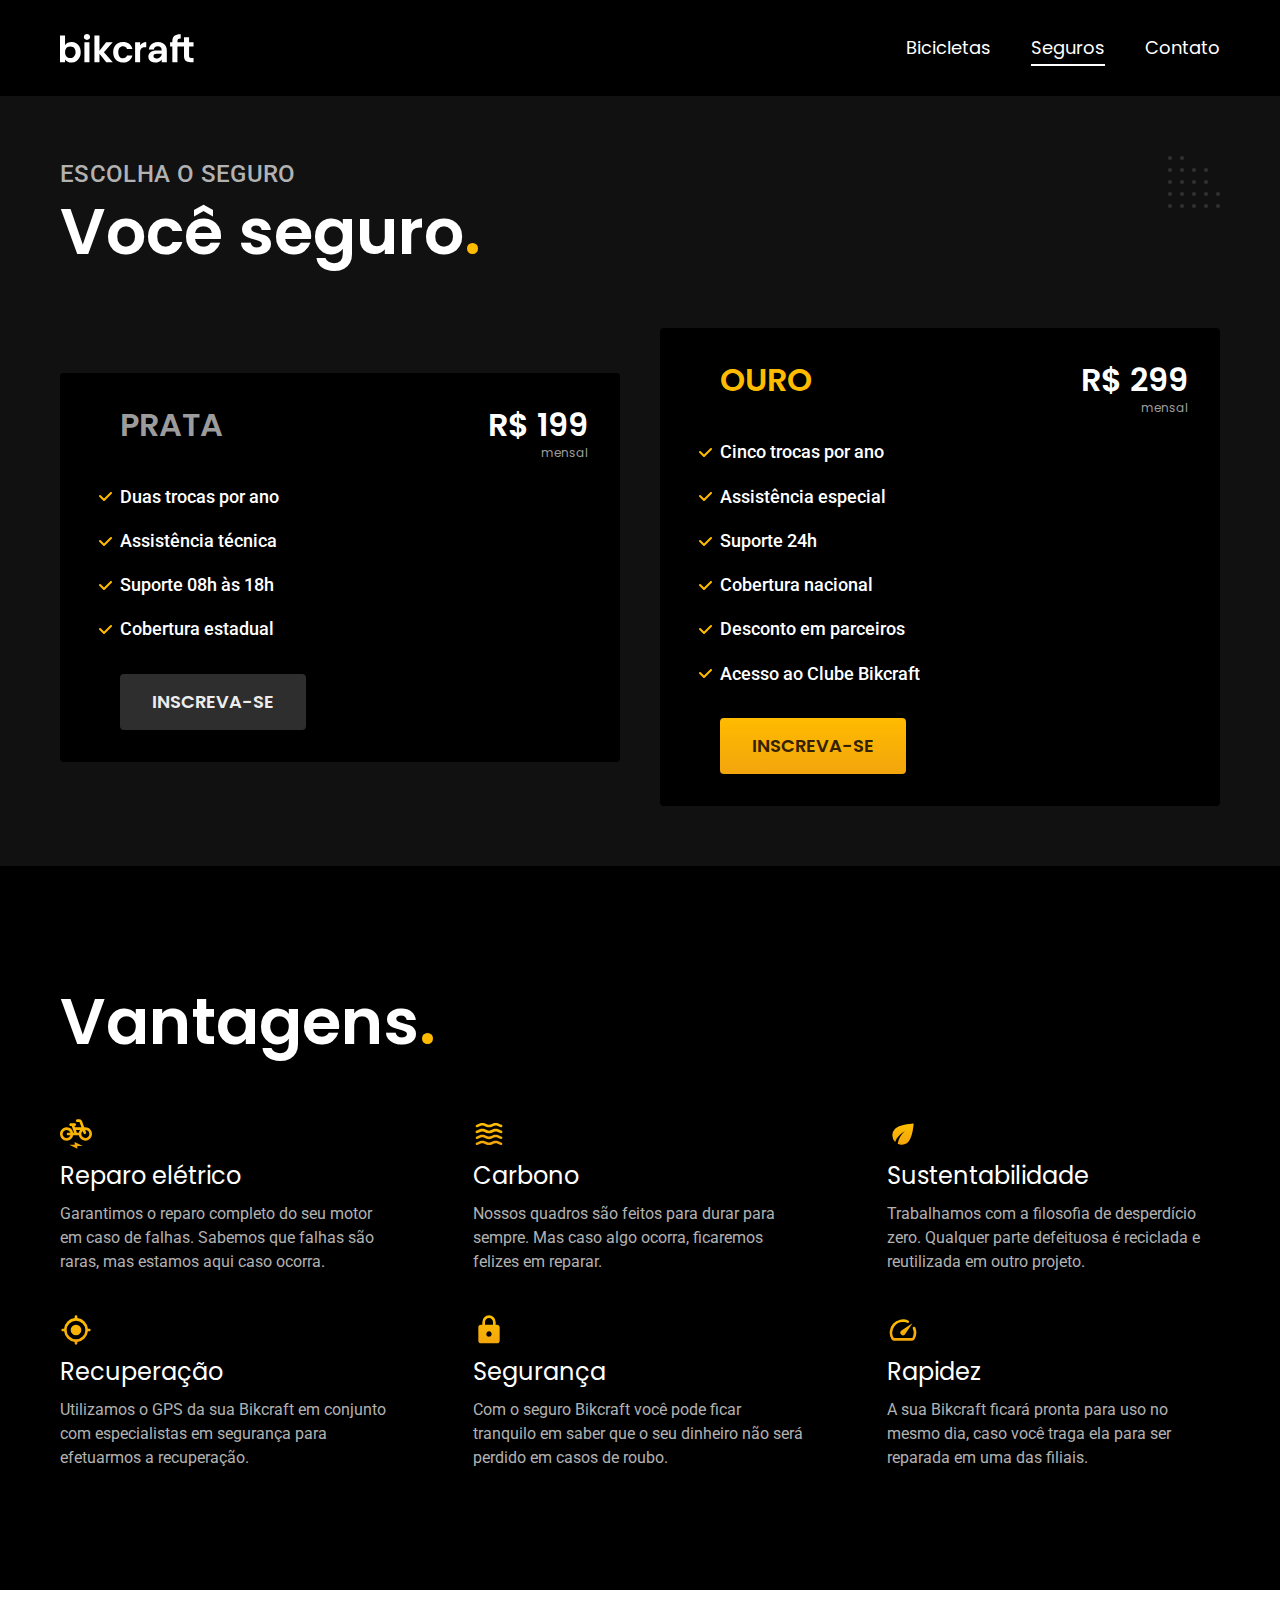
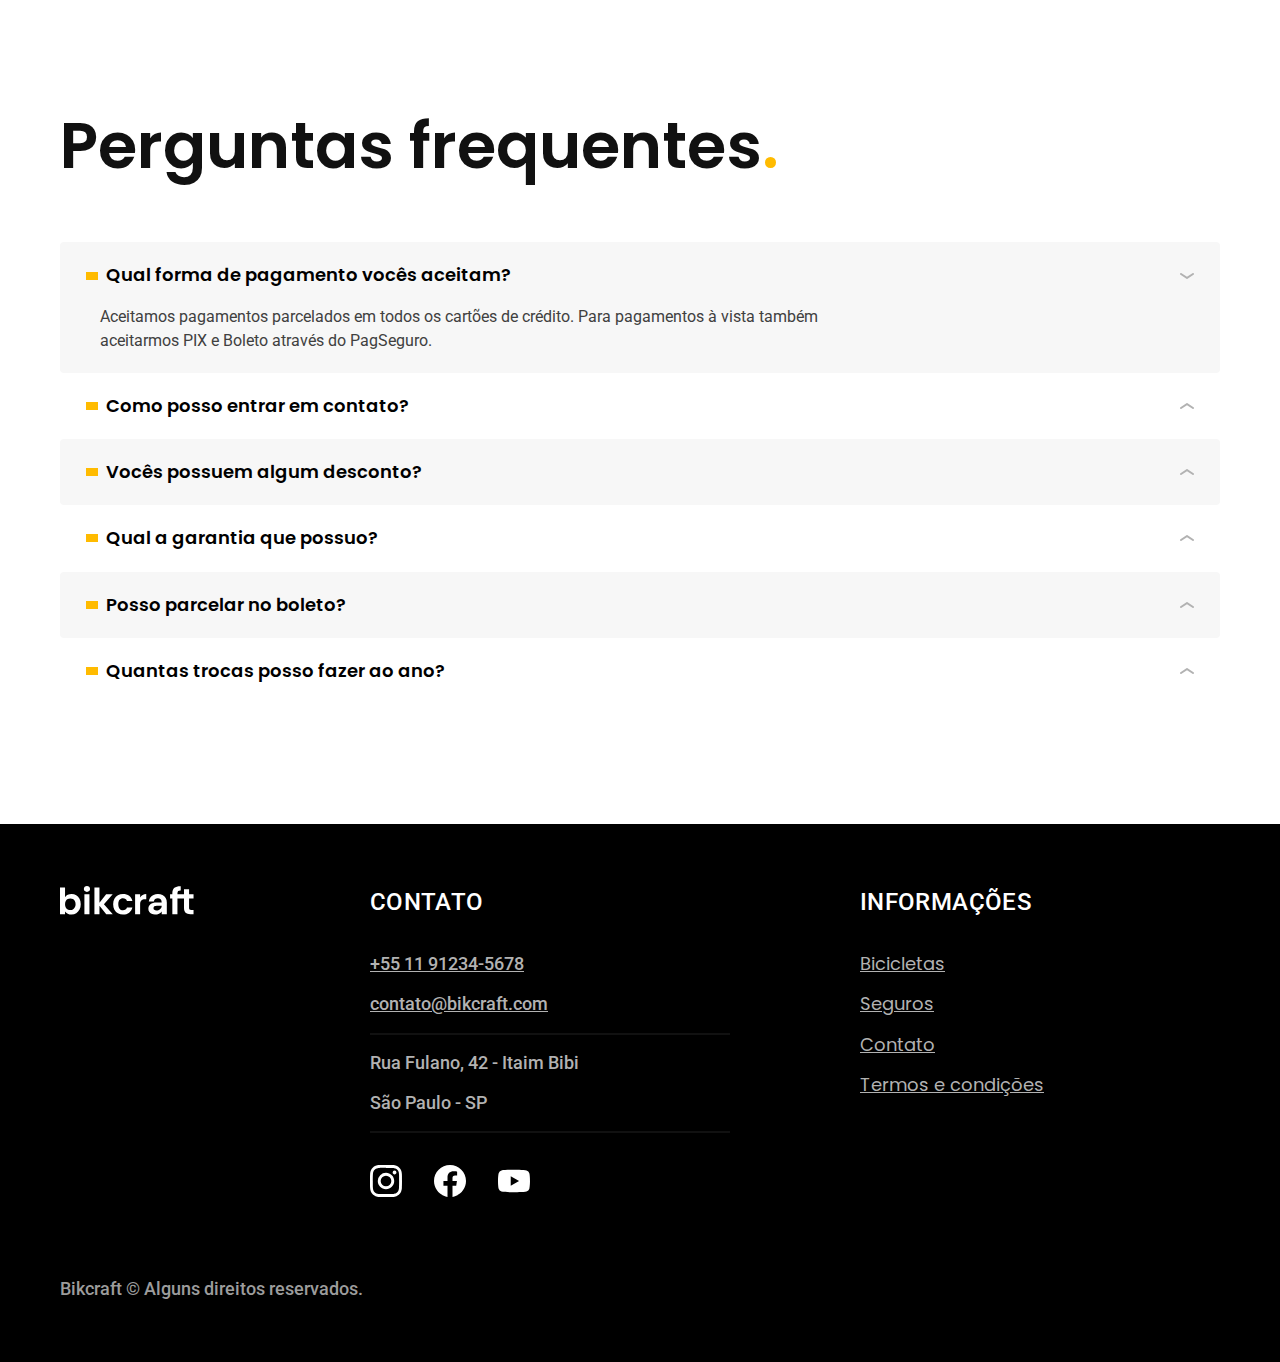
<file: seguros.html>
<!DOCTYPE html>
<html lang="pt-br">
<head>
    <meta charset="UTF-8">
    <meta name="viewport" content="width=device-width, initial-scale=1.0">
    <meta name="description" content="Termos e condições.">

    <title>Seguros | Bikcraft</title>

    <link rel="icon" href="./favicon.svg" type="image/svg+xml">
    <link rel="preload" href="./css/style.min.css" as="style">
    <link rel="stylesheet" href="./css/style.min.css">
    <link rel="preconnect" href="https://fonts.googleapis.com">
    <link rel="preconnect" href="https://fonts.gstatic.com" crossorigin>
    <link href="https://fonts.googleapis.com/css2?family=Fira+Sans:wght@400;700&family=Merriweather:ital,wght@1,900&family=Poppins:wght@400;600&family=Roboto:wght@400;500&display=swap" rel="stylesheet">
<script>
        document.documentElement.classList.add('js');
    </script>
</head>
<body id="seguros">
    <header class="header-bg">
        <div class="header container">
            <a href="./">
                <img src="./img/bikcraft.svg" alt="Bikcraft">
            </a>

            <nav aria-label="primaria">
            <ul class="header-menu font-1-m cor-0">
                <li><a href="./bicicletas.html">Bicicletas</a></li>
                <li><a href="./seguros.html">Seguros</a></li>
                <li><a href="./contato.html">Contato</a></li>
            </ul>
            </nav>
        </div>
    </header>

    <main class="seguros-bg">
        <div class="titulo-bg">
            <div class="titulo container">
                <p class="font-2-l-b cor-5 fadeInDown" data-anime="200">Escolha o seguro</p>
                <h1 class="font-1-xxl cor-0 fadeInDown" data-anime="300">Você seguro<span class="cor-p1">.</span></h1>
            </div>
        </div>

        
            <div class="seguros container">
                <div class="seguros-item fadeInLeft" data-anime="200">
                    <h3 class="font-1-xl cor-6">PRATA</h3>
                    <span class="font-1-xl cor-0">R$ 199 <span class="font-1-xs cor-6">mensal</span></span>
                    <ul class="font-2-m cor-0">
                        <li>Duas trocas por ano</li>
                        <li>Assistência técnica</li>
                        <li>Suporte 08h às 18h</li>
                        <li>Cobertura estadual</li>
                    </ul>
                    <a class="botao secundario" href="./orcamento.html?tipo=seguro&produto=prata">Inscreva-se</a>
                </div>
    
                <div class="seguros-item fade fadeInRight" data-anime="400">
                    <h3 class="font-1-xl cor-p1">OURO</h3>
                    <span class="font-1-xl cor-0">R$ 299 <span class="font-1-xs cor-6">mensal</span></span>
                    <ul class="font-2-m cor-0">
                        <li>Cinco trocas por ano</li>
                        <li>Assistência especial</li>
                        <li>Suporte 24h</li>
                        <li>Cobertura nacional</li>
                        <li>Desconto em parceiros</li>
                        <li>Acesso ao Clube Bikcraft</li>
                    </ul>
                    <a class="botao" href="./orcamento.html?tipo=seguro&produto=ouro">Inscreva-se</a>
                </div>
            </div>
    </main>

    <article class="vantagens-bg">
        <div class="vantagens container">
            <h2 class="font-1-xxl cor-0">Vantagens<span class="cor-p1">.</span></h2>
            <ul>
                <li>
                    <img src="./img/icones/eletrica.svg" alt="">
                    <h3 class="font-1-l cor-0">Reparo elétrico</h3>
                    <p class="font-2-s cor-5">Garantimos o reparo completo do seu motor em caso de falhas. Sabemos que falhas são raras, mas estamos aqui caso ocorra.</p>
                </li>
                <li>
                    <img src="./img/icones/carbono.svg" alt="">
                    <h3 class="font-1-l cor-0">Carbono</h3>
                    <p class="font-2-s cor-5">Nossos quadros são feitos para durar para sempre. Mas caso algo ocorra, ficaremos felizes em reparar.</p>
                </li>
                <li>
                    <img src="./img/icones/sustentavel.svg" alt="">
                    <h3 class="font-1-l cor-0">Sustentabilidade</h3>
                    <p class="font-2-s cor-5">Trabalhamos com a filosofia de desperdício zero. Qualquer parte defeituosa é reciclada e reutilizada em outro projeto.</p>
                </li>
                <li>
                    <img src="./img/icones/rastreador.svg" alt="">
                    <h3 class="font-1-l cor-0">Recuperação</h3>
                    <p class="font-2-s cor-5">Utilizamos o GPS da sua Bikcraft em conjunto com especialistas em segurança para efetuarmos a recuperação.</p>
                </li>
                <li>
                    <img src="./img/icones/seguro.svg" alt="">
                    <h3 class="font-1-l cor-0">Segurança</h3>
                    <p class="font-2-s cor-5">Com o seguro Bikcraft você pode ficar tranquilo em saber que o seu dinheiro não será perdido em casos de roubo.</p>
                </li>
                <li>
                    <img src="./img/icones/velocidade.svg" alt="">
                    <h3 class="font-1-l cor-0">Rapidez</h3>
                    <p class="font-2-s cor-5">A sua Bikcraft ficará pronta para uso no mesmo dia, caso você traga ela para ser reparada em uma das filiais.</p>
                </li>

            </ul>
        </div>
    </article>

    <article class="perguntas container">
        <h2 class="font-1-xxl">Perguntas frequentes<span class="cor-p1">.</span></h2>
        <dl>
            <div>
                <dt><button class="font-1-m-b" aria-controls="pergunta1" aria-expanded="true">Qual forma de pagamento vocês aceitam?</button></dt>
                <dd id="pergunta1" class="font-2-s cor-9 ativa">Aceitamos pagamentos parcelados em todos os cartões de crédito. Para pagamentos à vista também aceitarmos PIX e Boleto através do PagSeguro.</dd>
            </div>
            <div>
                <dt><button class="font-1-m-b" aria-controls="pergunta2" aria-expanded="false">Como posso entrar em contato?</button></dt>
                <dd id="pergunta2" class="font-2-s cor-9">Aceitamos pagamentos parcelados em todos os cartões de crédito. Para pagamentos à vista também aceitarmos PIX e Boleto através do PagSeguro.</dd>
            </div>
            <div>
                <dt><button class="font-1-m-b" aria-controls="pergunta3" aria-expanded="false">Vocês possuem algum desconto?</button></dt>
                <dd id="pergunta3" class="font-2-s cor-9">Aceitamos pagamentos parcelados em todos os cartões de crédito. Para pagamentos à vista também aceitarmos PIX e Boleto através do PagSeguro.</dd>
            </div>
            <div>
                <dt><button class="font-1-m-b" aria-controls="pergunta4" aria-expanded="false">Qual a garantia que possuo?</button></dt>
                <dd id="pergunta4" class="font-2-s cor-9">Aceitamos pagamentos parcelados em todos os cartões de crédito. Para pagamentos à vista também aceitarmos PIX e Boleto através do PagSeguro.</dd>
            </div>
            <div>
                <dt><button class="font-1-m-b" aria-controls="pergunta5" aria-expanded="false">Posso parcelar no boleto?</button></dt>
                <dd id="pergunta5" class="font-2-s cor-9">Aceitamos pagamentos parcelados em todos os cartões de crédito. Para pagamentos à vista também aceitarmos PIX e Boleto através do PagSeguro.</dd>
            </div>
            <div>
                <dt><button class="font-1-m-b" aria-controls="pergunta6" aria-expanded="false">Quantas trocas posso fazer ao ano?</button></dt>
                <dd id="pergunta6" class="font-2-s cor-9">Aceitamos pagamentos parcelados em todos os cartões de crédito. Para pagamentos à vista também aceitarmos PIX e Boleto através do PagSeguro.</dd>
            </div>
        </dl>
    </article>



    <footer class="footer-bg">
        <div class="footer container">
            <img src="./img/bikcraft.svg" alt="Bikcraft">
        
            <div class="footer-contato">
                <h3 class="font-2-l-b cor-0">Contato</h3>
                <ul class="font-2-m cor-5">
                    <li><a href="tel:+5511999999999">+55 11 91234-5678</a></li>
                    <li><a href="mailto:contato@bikcraft.com">contato@bikcraft.com</a></li>
                    <li>Rua Fulano, 42 - Itaim Bibi</li>
                    <li>São Paulo - SP</li>
                </ul>
                <div class="footer-redes">
                    <a href="./">
                        <img src="./img/redes/instagram.svg" alt="Instagram">
                    </a>
                    <a href="./">
                        <img src="./img/redes/facebook.svg" alt="Facebook">
                    </a>
                    <a href="./">
                        <img src="./img/redes/youtube.svg" alt="Youtube">
                    </a>
                </div>
            </div>
            <div class="footer-informacoes">
                <h3 class="font-2-l-b cor-0">Informações</h3>
                <nav>
                    <ul class="font-1-m cor-5">
                        <li><a href="./bicicletas.html">Bicicletas</a></li>
                        <li><a href="./seguros.html">Seguros</a></li>
                        <li><a href="./contato.html">Contato</a></li>
                        <li><a href="./termos.html">Termos e condições</a></li>
                    </ul>
                </nav>
            </div>
            <p class="footer-copy font-2-m cor-6">Bikcraft © Alguns direitos reservados.</p>
        </div>
    </footer>

<script src="./js/plugins/simple-anime.js"></script>
<script src="./js/script.js"></script>
</body>


</html>
</file>
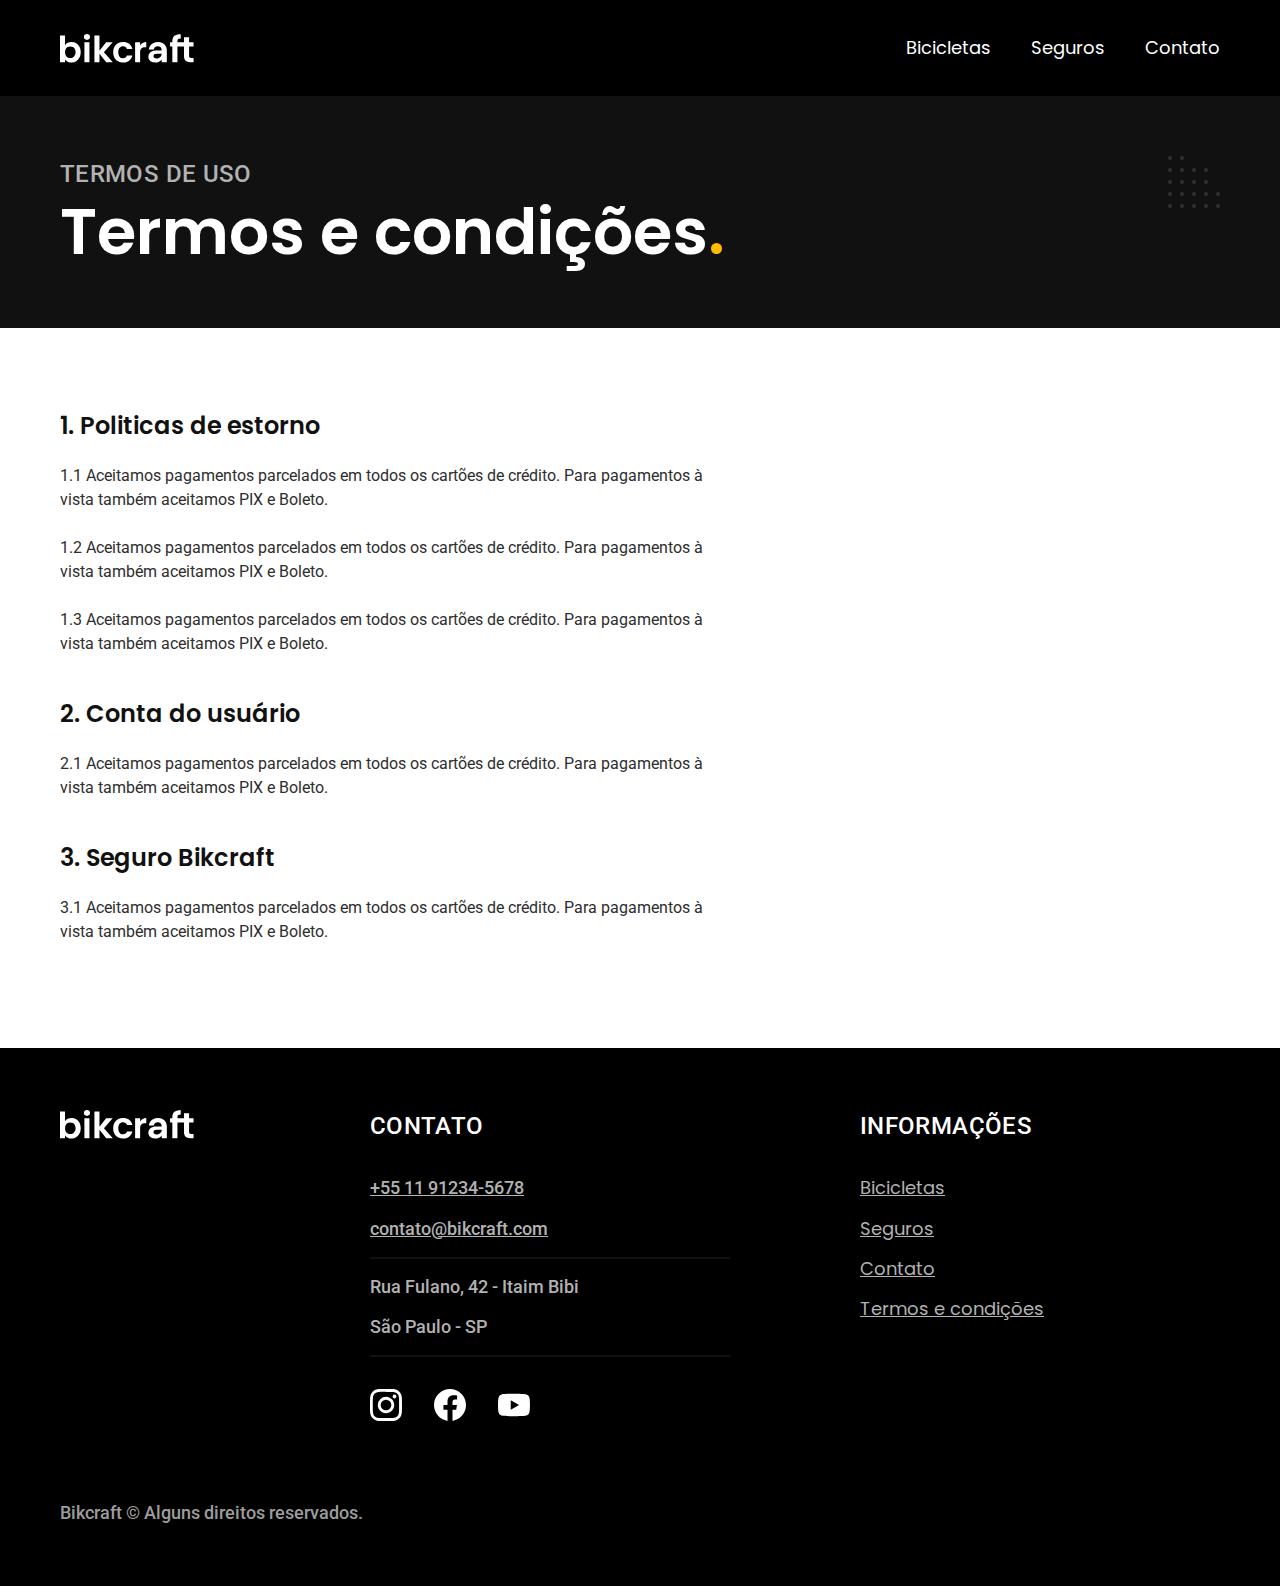
<file: termos.html>
<!DOCTYPE html>
<html lang="pt-br">
<head>
    <meta charset="UTF-8">
    <meta name="viewport" content="width=device-width, initial-scale=1.0">
    <meta name="description" content="Termos e condições.">

    <title>Termos e condições | Bikcraft</title>

    <link rel="icon" href="./favicon.svg" type="image/svg+xml">
    <link rel="preload" href="./css/style.min.css" as="style">
    <link rel="stylesheet" href="./css/style.min.css">
    <link rel="preconnect" href="https://fonts.googleapis.com">
    <link rel="preconnect" href="https://fonts.gstatic.com" crossorigin>
    <link href="https://fonts.googleapis.com/css2?family=Fira+Sans:wght@400;700&family=Merriweather:ital,wght@1,900&family=Poppins:wght@400;600&family=Roboto:wght@400;500&display=swap" rel="stylesheet">
<script>
        document.documentElement.classList.add('js');
    </script>
</head>
<body id="termos">
    <header class="header-bg">
        <div class="header container">
            <a href="./">
                <img src="./img/bikcraft.svg" alt="Bikcraft">
            </a>

            <nav aria-label="primaria">
            <ul class="header-menu font-1-m cor-0">
                <li><a href="./bicicletas.html">Bicicletas</a></li>
                <li><a href="./seguros.html">Seguros</a></li>
                <li><a href="./contato.html">Contato</a></li>
            </ul>
            </nav>
        </div>
    </header>

    <main>
        <div class="titulo-bg">
            <div class="titulo container">
                <p class="font-2-l-b cor-5">Termos de uso</p>
                <h1 class="font-1-xxl cor-0">Termos e condições<span class="cor-p1">.</span></h1>
            </div>
        </div>

        <div class="termos font-2-s cor-10 container">
            <h2 class="font-1-l cor-11">1. Politicas de estorno</h2>
            <p>
                1.1 Aceitamos pagamentos parcelados em todos os cartões de crédito. Para pagamentos à vista também aceitamos PIX e Boleto. 
            </p>
            <p>
                1.2 Aceitamos pagamentos parcelados em todos os cartões de crédito. Para pagamentos à vista também aceitamos PIX e Boleto. 
            </p>
            <p>
                1.3 Aceitamos pagamentos parcelados em todos os cartões de crédito. Para pagamentos à vista também aceitamos PIX e Boleto. 
            </p>
            <h2 class="font-1-l cor-11">2. Conta do usuário</h2>
            <p>
                2.1 Aceitamos pagamentos parcelados em todos os cartões de crédito. Para pagamentos à vista também aceitamos PIX e Boleto. 
            </p>
            <h2 class="font-1-l cor-11">3. Seguro Bikcraft</h2>
            <p>
                3.1 Aceitamos pagamentos parcelados em todos os cartões de crédito. Para pagamentos à vista também aceitamos PIX e Boleto. 
            </p>
        </div>
    </main>




    <footer class="footer-bg">
        <div class="footer container">
            <img src="./img/bikcraft.svg" alt="Bikcraft">
        
            <div class="footer-contato">
                <h3 class="font-2-l-b cor-0">Contato</h3>
                <ul class="font-2-m cor-5">
                    <li><a href="tel:+5511999999999">+55 11 91234-5678</a></li>
                    <li><a href="mailto:contato@bikcraft.com">contato@bikcraft.com</a></li>
                    <li>Rua Fulano, 42 - Itaim Bibi</li>
                    <li>São Paulo - SP</li>
                </ul>
                <div class="footer-redes">
                    <a href="./">
                        <img src="./img/redes/instagram.svg" alt="Instagram">
                    </a>
                    <a href="./">
                        <img src="./img/redes/facebook.svg" alt="Facebook">
                    </a>
                    <a href="./">
                        <img src="./img/redes/youtube.svg" alt="Youtube">
                    </a>
                </div>
            </div>
            <div class="footer-informacoes">
                <h3 class="font-2-l-b cor-0">Informações</h3>
                <nav>
                    <ul class="font-1-m cor-5">
                        <li><a href="./bicicletas.html">Bicicletas</a></li>
                        <li><a href="./seguros.html">Seguros</a></li>
                        <li><a href="./contato.html">Contato</a></li>
                        <li><a href="./termos.html">Termos e condições</a></li>
                    </ul>
                </nav>
            </div>
            <p class="footer-copy font-2-m cor-6">Bikcraft © Alguns direitos reservados.</p>
        </div>
    </footer>
<script src="./js/script.js"></script>
</body>


</html>
</file>
<file: css/style.min.css>
a,abbr,acronym,address,applet,article,aside,audio,b,big,blockquote,body,canvas,caption,center,cite,code,dd,del,details,dfn,div,dl,dt,em,embed,fieldset,figcaption,figure,footer,form,h1,h2,h3,h4,h5,h6,header,hgroup,html,i,iframe,img,ins,kbd,label,legend,li,mark,menu,nav,object,ol,output,p,pre,q,ruby,s,samp,section,small,span,strike,strong,sub,summary,sup,table,tbody,td,tfoot,th,thead,time,tr,tt,u,ul,var,video{margin:0;padding:0;border:0;font-size:100%;font:inherit;vertical-align:baseline}article,aside,details,figcaption,figure,footer,header,hgroup,menu,nav,section{display:block}body{line-height:1}ol,ul{list-style:none}blockquote,q{quotes:none}blockquote:after,blockquote:before,q:after,q:before{content:'';content:none}table{border-collapse:collapse;border-spacing:0}body{font-family:Arial,Helvetica,sans-serif;color:#111}img{max-width:100%;height:auto;display:block}h1,p,ul{margin:0}a{color:inherit}[src$=".jpg"]{border-radius:4px}.font-1-xs{font:400 0.75rem/1.35 Poppins,sans-serif}.font-2-xs{font:400 0.875rem/1.43 Roboto,sans-serif}.font-1-s{font:400 1rem/1.5 Poppins,sans-serif}.font-2-s{font:400 1rem/1.5 Roboto,sans-serif}.font-1-m,.font-1-m-b{font:400 1.125rem/1.35 Poppins,sans-serif}.font-1-m-b{font-weight:600}.font-2-m{font:500 1.125rem/1.35 Roboto,sans-serif}.font-1-l{font:400 1.5rem/1.5 Poppins,sans-serif}.font-2-l,.font-2-l-b{font:400 1.5rem/1.5 Roboto,sans-serif}.font-2-l-b{font-weight:500;letter-spacing:.015em;text-transform:uppercase}.font-1-xl{font:600 2rem/1.25 Poppins,sans-serif}.font-2-xl{font:500 2rem/1.25 Roboto,sans-serif}.font-1-xxl{font:600 4rem/1.125 Poppins,sans-serif}@media (max-width:1200px){.font-1-xxl{font-size:3rem}.font-2-l,.font-2-l-b{font-size:1.125rem}}@media (max-width:800px){.font-1-xxl{font-size:2rem}.font-1-xl,.font-2-xl{font-size:1.5rem}}:root{--cor-0:#ffffff;--cor-1:#f7f7f7;--cor-2:#ededed;--cor-3:#dedede;--cor-4:#cccccc;--cor-5:#b2b2b2;--cor-6:#9c9c9c;--cor-7:#717171;--cor-8:#595959;--cor-9:#404040;--cor-10:#2e2e2e;--cor-11:#111111;--cor-12:#000000;--cor-p1:#FFBB00;--cor-p2:#e4a30b;--cor-p3:#a66f0d;--cor-p4:#664400;--cor-p5:#332200}.cor-0{color:var(--cor-0)}.cor-1{color:var(--cor-1)}.cor-2{color:var(--cor-2)}.cor-3{color:var(--cor-3)}.cor-4{color:var(--cor-4)}.cor-5{color:var(--cor-5)}.cor-6{color:var(--cor-6)}.cor-7{color:var(--cor-7)}.cor-8{color:var(--cor-8)}.cor-9{color:var(--cor-9)}.cor-10{color:var(--cor-10)}.cor-11{color:var(--cor-11)}.cor-12{color:var(--cor-12)}.cor-p1{color:var(--cor-p1)}.cor-p2{color:var(--cor-p2)}.cor-p3{color:var(--cor-p3)}.cor-p4{color:var(--cor-p4)}.cor-p5{color:var(--cor-p5)}.js .fadeInDown{transform:translate3d(0,-20px,0)}.js .fadeInUp{transform:translate3d(0,20px,0)}.js .fadeInRight{transform:translate3d(20px,0,0)}.js .fadeInLeft{transform:translate3d(-20px,0,0)}.js [data-anime]{opacity:0}.js .anime{opacity:1;transform:none;transition:transform .8s,opacity .8s}.header-bg{background-color:var(--cor-12)}.header{display:flex;flex-wrap:wrap;gap:20px;justify-content:space-between;align-items:center;padding-top:20px;padding-bottom:20px}.header-menu{display:flex;gap:40px;flex-wrap:wrap}.header-menu a{display:inline-block;padding:16px 0;text-decoration:none;position:relative}.header-menu a:after{content:"";display:block;height:2px;width:0%;background:var(--cor-0);margin-top:4px;transition:.3s;position:absolute}.header-menu a.ativo::after,.header-menu a:hover:after{width:100%}@media (max-width:800px){.header-menu{gap:20px}.header-menu a{background:var(--cor-11);padding:12px 16px;border-radius:4px}.header-menu a:hover{background-color:var(--cor-10)}.header a:after{display:none}}@media (max-width:600px){.header-menu{gap:12px}.header-menu a{padding:8px 12px}}.footer-bg{background-color:var(--cor-12)}.footer{display:grid;grid-template-columns:3fr 5fr 4fr;gap:40px;padding-top:60px;padding-bottom:60px}.footer h3{margin-bottom:32px}.footer-contato ul{margin-bottom:32px}.footer-contato li:nth-child(2n):after{content:'';display:block;max-width:360px;height:2px;background:var(--cor-11);margin-top:16px}.footer li{margin-bottom:16px}.footer-redes{display:flex;gap:32px}.footer a:hover{color:var(--cor-0)}.footer-copy{grid-column:1/-1;margin-top:40px}@media (max-width:800px){.footer>img{display:none}.footer{grid-template-columns:1fr 1fr}}@media (max-width:600px){.footer{grid-template-columns:1fr;gap:60px}.footer-copy{margin-top:0}}.container{box-sizing:border-box;max-width:1200px;padding-left:20px;padding-right:20px;margin-left:auto;margin-right:auto}.botao{display:inline-block;padding:16px 32px;background:linear-gradient(#fb0,#f2a50c);text-decoration:none;border-radius:4px;box-shadow:0 1px 2px rgba(0,0,0,.1);text-transform:uppercase;color:var(--cor-p5);font:600 1.125rem/1.35 Poppins,sans-serif;max-width:max-content;border:none;cursor:pointer}.botao:hover{background:linear-gradient(#ffb60d,#c77f12)}.botao.secundario{background:var(--cor-10);color:var(--cor-2)}.botao.secundario:hover{background:var(--cor-9)}.botao.seta{display:flex;align-items:center}.botao.seta::after{content:'';display:inline-block;width:18px;height:10px;margin-left:12px;background:url(../img/icones/seta.svg);transition:transform .2s}.botao.seta:hover::after{transform:translateX(4px)}@media (max-width:600px){.botao{padding:12px 16px;font-size:1rem}}.link{display:inline-block;color:var(--cor-p1);font:500 1.5rem/1.5 Poppins,sans-serif;text-transform:uppercase;text-decoration:none}.link::after{content:'';display:block;width:100%;height:4px;background-color:currentColor}.link:hover{color:var(--cor-0)}.titulo-bg{background-color:var(--cor-11);padding-top:60px;padding-bottom:60px}.titulo{background:url(../img/dec/top-right.svg) no-repeat top right 20px}.titulo p{margin-bottom:4px}@media (max-width:800px){.titulo{padding-top:40px;padding-bottom:40px}.titulo p{font-size:1rem;text-transform:lowercase;font-weight:400}}.form{display:grid;grid-template-columns:1fr 1fr;gap:20px}.form label{display:block;font:400 1rem/1.5 Poppins,sans-serif;margin-bottom:4px}.form .col-2{grid-column:span 2}.form input[type=email],.form input[type=text],.form textarea{font:400 1rem/1.5 Roboto,sans-serif;background:var(--cor-1);border:1px solid var(--cor-2);padding:12px;border-radius:4px;width:100%;box-sizing:border-box}.form input[type=email]:focus,.form input[type=text]:focus,.form textarea:focus{outline:0;border-color:var(--cor-p1);background:var(--cor-0);box-shadow:0 0 0 2px #fea}@media (max-width:600px){.form{grid-template-columns:1fr}.form .col-2{grid-column:1}}.introducao-bg{background:var(--cor-12) url('../img/dec/bottom-left.svg') no-repeat bottom 160px left 20px;color:var(--cor-0);box-shadow:inset 0 -120px}.introducao{display:grid;grid-template-columns:1fr 1fr;gap:0 40px}.introducao-conteudo{align-self:end;padding-bottom:200px}.introducao img{height:100%;object-fit:cover;border-radius:4px;width:100%}.introducao h1{margin-bottom:32px}.introducao p{margin-bottom:20px}@media (max-width:800px){.introducao-bg{background:var(--cor-11);padding-top:40px;box-shadow:inset 0 -60px #fff}.introducao{grid-template-columns:1fr;gap:32px}.introducao-conteudo{padding-bottom:0}.introducao h1{margin-bottom:16px}.introducao img{height:300px;width:100%}}.tecnologia-bg{background-color:var(--cor-11);box-shadow:inset 0 80px var(--cor-0),inset 0 -80px var(--cor-0)}.tecnologia{display:grid;grid-template-columns:1fr 1fr;gap:40px}.tecnologia-imagem img{height:100%;object-fit:cover;object-position:left;width:100%}.tecnologia-conteudo{padding-top:160px;padding-bottom:160px}.tecnologia-conteudo>span{display:block;margin-bottom:20px}.tecnologia-conteudo>h2{margin-bottom:32px}.tecnologia-conteudo>p{margin-bottom:20px}.tecnologia-conteudo a{margin-bottom:80px}.tecnologia-vantagens{display:flex;gap:40px}.tecnologia-vantagens h3{margin-bottom:8px;width:max-content}.tecnologia-vantagens img{width:24px;margin-bottom:8px}@media (max-width:800px){.tecnologia-bg{box-shadow:initial}.tecnologia{grid-template-columns:1fr}.tecnologia-conteudo{padding-top:60px;padding-bottom:60px}.tecnologia-imagem{display:none}.tecnologia a{margin-bottom:60px}}@media (max-width:600px){.tecnologia-vantagens{flex-direction:column}}.parceiros{padding-top:60px;padding-bottom:120px}.parceiros h2{margin-bottom:60px}.parceiros ul{padding:0 20px;max-width:1400px;display:grid;grid-template-columns:repeat(4,1fr);margin:0 auto}.parceiros li{display:flex;padding:32px;border-left:2px solid var(--cor-2)}.parceiros img{margin:auto}.parceiros li:first-child,.parceiros li:nth-child(5){border-left:none}.parceiros li:nth-child(n+5){border-top:2px solid var(--cor-2)}@media (max-width:800px){.parceiros{padding-bottom:60px}.parceiros li{padding:20px}.parceiros h2{margin-bottom:20px}.parceiros ul{grid-template-columns:repeat(2fr)}.parceiros li:nth-child(n+3){border-top:2px solid var(--cor-2)}.parceiros li:nth-child(odd){border-left:none}}.depoimento{display:grid;grid-template-columns:1fr 1fr;background-color:var(--cor-p1);overflow:hidden}.depoimento img{border-radius:0;width:100%;height:100%;object-fit:cover}.depoimento-conteudo{padding:40px 40px 80px 80px;align-self:end;background:url(../img/dec/bottom-right-p.svg) no-repeat bottom 40px right 40px}.depoimento-conteudo p{font-family:MerriWeather,serif;font-style:italic;font-weight:900;margin-bottom:32px;max-width:32ch;position:relative}.depoimento p::after,.depoimento p::before{font-size:5rem;color:var(--cor-p2);position:absolute}.depoimento p::before{content:'“';left:-50px;top:-20px}.depoimento p::after{content:'”'}@media (min-width:1200px){.depoimento img{max-height:520px}}@media (max-width:800px){.depoimento{grid-template-columns:1fr;text-align:center}.depoimento-conteudo{padding:40px 20px;justify-self:center}.depoimento img{max-height:200px}}.bicicletas-lista{padding-top:60px;padding-bottom:120px}.bicicletas-lista ul{display:flex;gap:40px;padding:0 20px 20px 20px;max-width:1400px;margin-left:auto;margin-right:auto;overflow-x:auto}#bicicleta .bicicletas-lista ul{padding:0 0 20px 0}.bicicletas-lista li{min-width:280px}.bicicletas-lista a{text-decoration:none;display:block}.bicicletas-lista h2{margin-bottom:40px}.bicicletas-lista img{margin-bottom:16px}.bicicletas-lista h3{margin-bottom:8px;display:flex;align-items:center}.bicicletas-lista h3::before{content:'';display:inline-block;height:8px;width:12px;background-color:var(--cor-p1);margin-right:8px;transition:width .2s}.bicicletas-lista a:hover h3::before{width:24px}.bicicletas-lista li span{padding-left:20px}@media (max-width:800px){.bicicletas-lista{padding-bottom:60px}.bicicletas-lista ul{gap:20px}}.bicicletas-bg:nth-child(3){background:linear-gradient(to right,var(--cor-0) 30%,var(--cor-11) 30%)}.bicicletas{display:grid;grid-template-columns:1fr 1fr;gap:40px;padding-top:60px;padding-bottom:60px;background:url(../img/dec/top-right.svg) no-repeat top 40px right 20px}.bicicletas-imagem{display:grid}.bicicletas-imagem img{grid-area:1/1}.bicicletas-imagem span{grid-area:1/1;place-self:start end;margin-top:20px;background:var(--cor-12);display:inline-block;padding:8px 16px 8px 8px;border-radius:4px 0 0 4px}.bicicletas-conteudo{display:grid;grid-template-columns:1fr auto;align-content:start}.bicicletas-conteudo h2,.bicicletas-conteudo p{grid-column:1/-1}.bicicletas h2{margin-bottom:20px}.bicicletas h2::before{content:'';display:block;width:12px;height:8px;background-color:var(--cor-p1);margin-bottom:8px}.bicicletas p{margin-bottom:32px}.bicicletas a{place-self:end}.bicicletas li{display:flex;align-items:center}.bicicletas li+li{margin-top:16px}.bicicletas-conteudo img{width:24px;margin-right:8px}@media (max-width:800px){.bicicletas-bg:nth-child(3){background:var(--cor-11)}.bicicletas{grid-template-columns:1fr;gap:20px;padding-top:40px;padding-bottom:40px}}@media (max-width:600px){.bicicletas-conteudo{grid-template-columns:1fr}.bicicletas a{place-self:start}.bicicletas ul{font-size:1rem;margin-bottom:32px;grid-template-columns:1fr 1fr}}.bicicleta{display:grid;grid-template-columns:1fr 1fr;align-items:start;gap:40px;padding-top:60px;padding-bottom:60px}#bicicleta .titulo p{text-transform:uppercase}.bicicleta-imagens{display:flex;flex-wrap:wrap;gap:20px}.bicicleta-imagens img{flex:1;min-width:200px}.bicicleta-imagens img:first-child{min-width:100%}.bicicleta-conteudo>p{margin-bottom:32px}.bicicleta-comprar{display:grid;grid-template-columns:max-content auto;align-items:center;justify-items:start;gap:8px 12px;margin-bottom:40px}.bicicleta-comprar a{grid-row:span 2}.bicicleta-comprar span{display:flex;align-items:center;background-color:var(--cor-12);gap:8px;padding:4px 8px;border-radius:4px}.bicicleta-conteudo h2{text-transform:uppercase;letter-spacing:.015em;margin-bottom:12px}.bicicleta-ficha,.bicicleta-informacoes{padding:32px;background-color:var(--cor-12);border-radius:4px}.bicicleta-informacoes{margin-bottom:40px;display:grid;grid-template-columns:1fr 1fr;gap:32px}.bicicleta-informacoes img{width:24px;margin-bottom:8px}.bicicleta-informacoes h3{margin-bottom:8px}.bicicleta-ficha li{padding:4px 0;display:flex;justify-content:space-between;border-bottom:1px solid var(--cor-11)}.bicicleta-ficha li:last-child{border-bottom:none}.bicicleta-ficha span{color:var(--cor-6)}@media (max-width:800px){.bicicleta{grid-template-columns:1fr;padding-top:40px;padding-bottom:40px}.bicicleta-imagens{grid-row:2}}@media (max-width:400px){.bicicleta-informacoes{grid-template-columns:1fr}.bicicleta-comprar{grid-template-columns:1fr}}.seguro-bg{background-color:var(--cor-11);box-shadow:inset 0 120px var(--cor-0),inset 0 -120px var(--cor-12)}.seguro{display:grid;grid-template-columns:1fr 1fr;gap:40px}.seguro-imagem img{width:100%;height:100%;object-fit:cover}.seguro-conteudo{padding-top:180px;padding-bottom:180px}.seguro h2{margin-bottom:32px}.seguro p{margin-bottom:20px}@media (max-width:800px){.seguro-bg{box-shadow:inset 0 -60px var(--cor-12)}.seguro{grid-template-columns:1fr}.seguro-conteudo{grid-row:1;padding-top:40px;padding-bottom:0}}#orcamento{background:linear-gradient(var(--cor-11) 600px,var(--cor-1) 0)}.orcamento{display:grid;grid-template-columns:5fr 7fr;padding-bottom:120px}.orcamento h2{text-transform:uppercase;position:relative;display:flex;align-items:center}.orcamento h2::before{content:'';display:inline-block;width:4px;height:8px;background-color:var(--cor-p1);position:absolute;left:-12px}.orcamento-dados,.orcamento-produto{padding:60px;box-shadow:0 1px 2px rgba(0,0,0,.1)}.orcamento-produto{border-radius:5px 0 0 5px;background:var(--cor-12) url(../img/dec/bottom-left.svg) no-repeat bottom 20px left 20px;display:grid;grid-template-columns:1fr 1fr;gap:20px;align-content:start}.orcamento-produto label{font:400 1rem/1.5 Poppins,sans-serif;color:var(--cor-4);background-color:var(--cor-10);padding:12px 16px;border-radius:4px;cursor:pointer;display:grid;grid-template-columns:auto 1fr auto;align-items:center;border:1px solid var(--cor-10)}.orcamento-produto label::before{content:'';display:inline-block;box-sizing:border-box;width:12px;height:12px;border:1px solid var(--cor-6);border-radius:50%;margin-right:8px}.orcamento-produto input:checked+label::before{border-color:var(--cor-7);box-shadow:inset 0 0 0 3px var(--cor-0),inset 0 0 0 6px var(--cor-7)}.orcamento-produto label:hover{background-color:var(--cor-9);border-color:var(--cor-9)}.orcamento-produto input:focus+label{box-shadow:0 0 0 2px var(--cor-p1);border-color:var(--cor-12)}.orcamento-produto label span{display:none}.orcamento-produto input:checked+label span{display:inline-block}.orcamento-produto input{opacity:0;position:absolute;pointer-events:none}.orcamento-produto input:checked+label{background:var(--cor-0);color:var(--cor-11)}.orcamento-produto>*{grid-column:1/-1}.orcamento-produto>label{grid-column:initial}.orcamento-dados{border-radius:0 5px 5px 0;background:var(--cor-0) url(../img/dec/bottom-right.svg) no-repeat bottom 20px right 20px}.orcamento-conteudo{display:none}.orcamento-conteudo h2,.orcamento-dados h2:nth-of-type(n+2){margin-top:20px}#bikcraft:checked~#orcamento-bikcraft,#seguro:checked~#orcamento-seguro{display:grid;gap:20px}.orcamento-detalhes{display:none;background:var(--cor-0);padding:20px;grid-template-columns:1fr 1fr;border-radius:4px;align-items:center}.orcamento-detalhes li{display:flex;align-items:center;margin-bottom:8px}.orcamento-detalhes li img{width:16px;margin-right:8px}.orcamento-produto input:checked+label+.orcamento-detalhes{display:grid}@media (max-width:1200px){.orcamento-dados,.orcamento-produto{padding:32px}}@media (max-width:800px){.orcamento{grid-template-columns:1fr}.orcamento-dados{border-radius:0 0 5px 5px}.orcamento-produto{border-radius:5px 5px 0 0;background:var(--cor-12)}}@media (max-width:400px){.orcamento-produto{grid-template-columns:1fr}}.seguros-bg{background:var(--cor-11)}.seguros{padding-top:60px;padding-bottom:60px;display:grid;grid-template-columns:1fr 1fr;gap:40px;align-items:center}#seguros .seguros{padding-top:0}.seguros h2{grid-column:1/-1}.seguros-item{background-color:var(--cor-12);padding:32px 32px 32px 60px;display:grid;grid-template-columns:1fr auto;border-radius:4px}.seguros-item h3{margin-bottom:40px}.seguros-item span{grid-column:2;display:block;text-align:right}.seguros-item ul{grid-column:1/-1;margin-bottom:32px}.seguros-item a{grid-column:1/-1}.seguros-item li{display:flex;align-items:center;position:relative}.seguros-item li+li{margin-top:20px}.seguros-item li::before{content:'';display:inline-block;width:13px;height:9px;background-image:url(../img/icones/lista.svg);position:absolute;left:-21px}@media (max-width:800px){.seguros{grid-template-columns:1fr}}.vantagens-bg{background-color:var(--cor-12)}.vantagens{padding-top:120px;padding-bottom:120px}.vantagens h2{margin-bottom:60px}.vantagens ul{display:grid;grid-template-columns:repeat(auto-fit,minmax(280px,max-content));gap:40px 80px}.vantagens h3,.vantagens img{margin-bottom:8px}@media (max-width:800px){.vantagens{padding-top:60px;padding-bottom:60px}.vantagens h2{margin-bottom:40px}.vantagens ul{gap:20px}}.perguntas{padding-bottom:120px;padding-top:120px}.perguntas h2{margin-bottom:60px}.perguntas dl>div{padding:20px;border-radius:4px}.perguntas dl>div:nth-child(odd){background-color:var(--cor-1)}.perguntas button{display:grid;grid-template-columns:auto 1fr auto;align-items:center;gap:8px;cursor:pointer;border:none;background:0 0;width:100%;text-align:left}.perguntas button::before{content:'';display:inline-block;width:12px;height:8px;background-color:var(--cor-p1)}.perguntas button::after{content:'';display:inline-block;width:14px;height:6px;background:url(../img/icones/seta-abrir.svg);transition:transform .3s}.perguntas button:hover::after,.perguntas button[aria-expanded=true]::after{transform:rotate(180deg)}.perguntas dd{display:none}.perguntas dd.ativa{display:block}.perguntas dd{padding-left:20px;padding-top:16px;max-width:80ch}@media (max-width:800px){.perguntas{padding-top:60px;padding-bottom:60px}.perguntas h2{margin-bottom:40px}}#contato{background:linear-gradient(var(--cor-11) 600px,var(--cor-1) 0)}.contato{display:grid;grid-template-columns:5fr 7fr}.contato-dados,.contato-formulario{padding:60px;box-shadow:0 1px 2px rgba(0,0,0,.1)}.contato-dados{background:var(--cor-12) url(../img/dec/bottom-left.svg) no-repeat bottom 20px left 20px;border-radius:5px 0 0 5px}.contato-formulario{background:var(--cor-0) url(../img/dec/bottom-right.svg) no-repeat bottom 20px right 20px;border-radius:0 5px 5px 0}.contato-dados h2{margin-bottom:60px}.contato-endereco{margin-bottom:32px;padding-left:28px;background:url(../img/icones/local.svg) no-repeat 0 2px}.contato-endereco p{margin-bottom:8px}.contato-meios a{display:block;max-width:max-content;margin-bottom:8px;padding-left:28px}.contato-meios a:hover{color:var(--cor-0)}.contato-meios a:first-child{background:url(../img/icones/email.svg) no-repeat 0 2px}.contato-meios a:nth-child(2){margin-bottom:32px}.contato-meios a:nth-child(3){background:url(../img/icones/telefone.svg) no-repeat 0 2px;margin-bottom:60px}.contato-redes{display:flex;gap:32px;padding-left:28px}@media (max-width:800px){.contato{grid-template-columns:1fr}.contato-dados,.contato-formulario{padding:20px}.contato-dados{border-radius:5px 5px 0 0;background:var(--cor-12)}.contato-formulario{border-radius:0 0 5px 5px}.contato-dados h2,.contato-meios:nth-child(3){margin-bottom:32px}.contato-redes{margin-bottom:12px}}.lojas{display:grid;grid-template-columns:1fr 1fr;gap:0 40px;padding-top:120px;padding-bottom:120px}.lojas h2{grid-column:1/-1;margin-bottom:60px}.lojas img{border-radius:4px 4px 0 0}.lojas-item{border-radius:4px;background:var(--cor-0);box-shadow:0 1px 2px rgba(0,0,0,.1)}.lojas-conteudo{display:grid;grid-template-columns:1fr 1fr;gap:32px 16px;padding:32px}.lojas-conteudo h3,.lojas-tempo{grid-column:1/-1}.lojas-dados{display:grid;gap:8px;border-left:2px solid var(--cor-2);padding-left:12px}.lojas-dados a{text-decoration:none}.lojas-dados a:hover{color:var(--cor-5)}.lojas-tempo{display:flex;align-items:center;gap:8px}@media (max-width:800px){.lojas{gap:20px;padding-top:60px;padding-bottom:60px}.lojas h2{margin-bottom:32px}.lojas-conteudo{grid-template-columns:1fr}}@media (max-width:600px){.lojas{grid-template-columns:1fr}}.termos{padding-top:80px;padding-bottom:80px}.termos h2{font-weight:600;margin-bottom:20px}.termos p+h2{margin-top:40px}.termos p{margin-bottom:24px;max-width:75ch}
</file>
